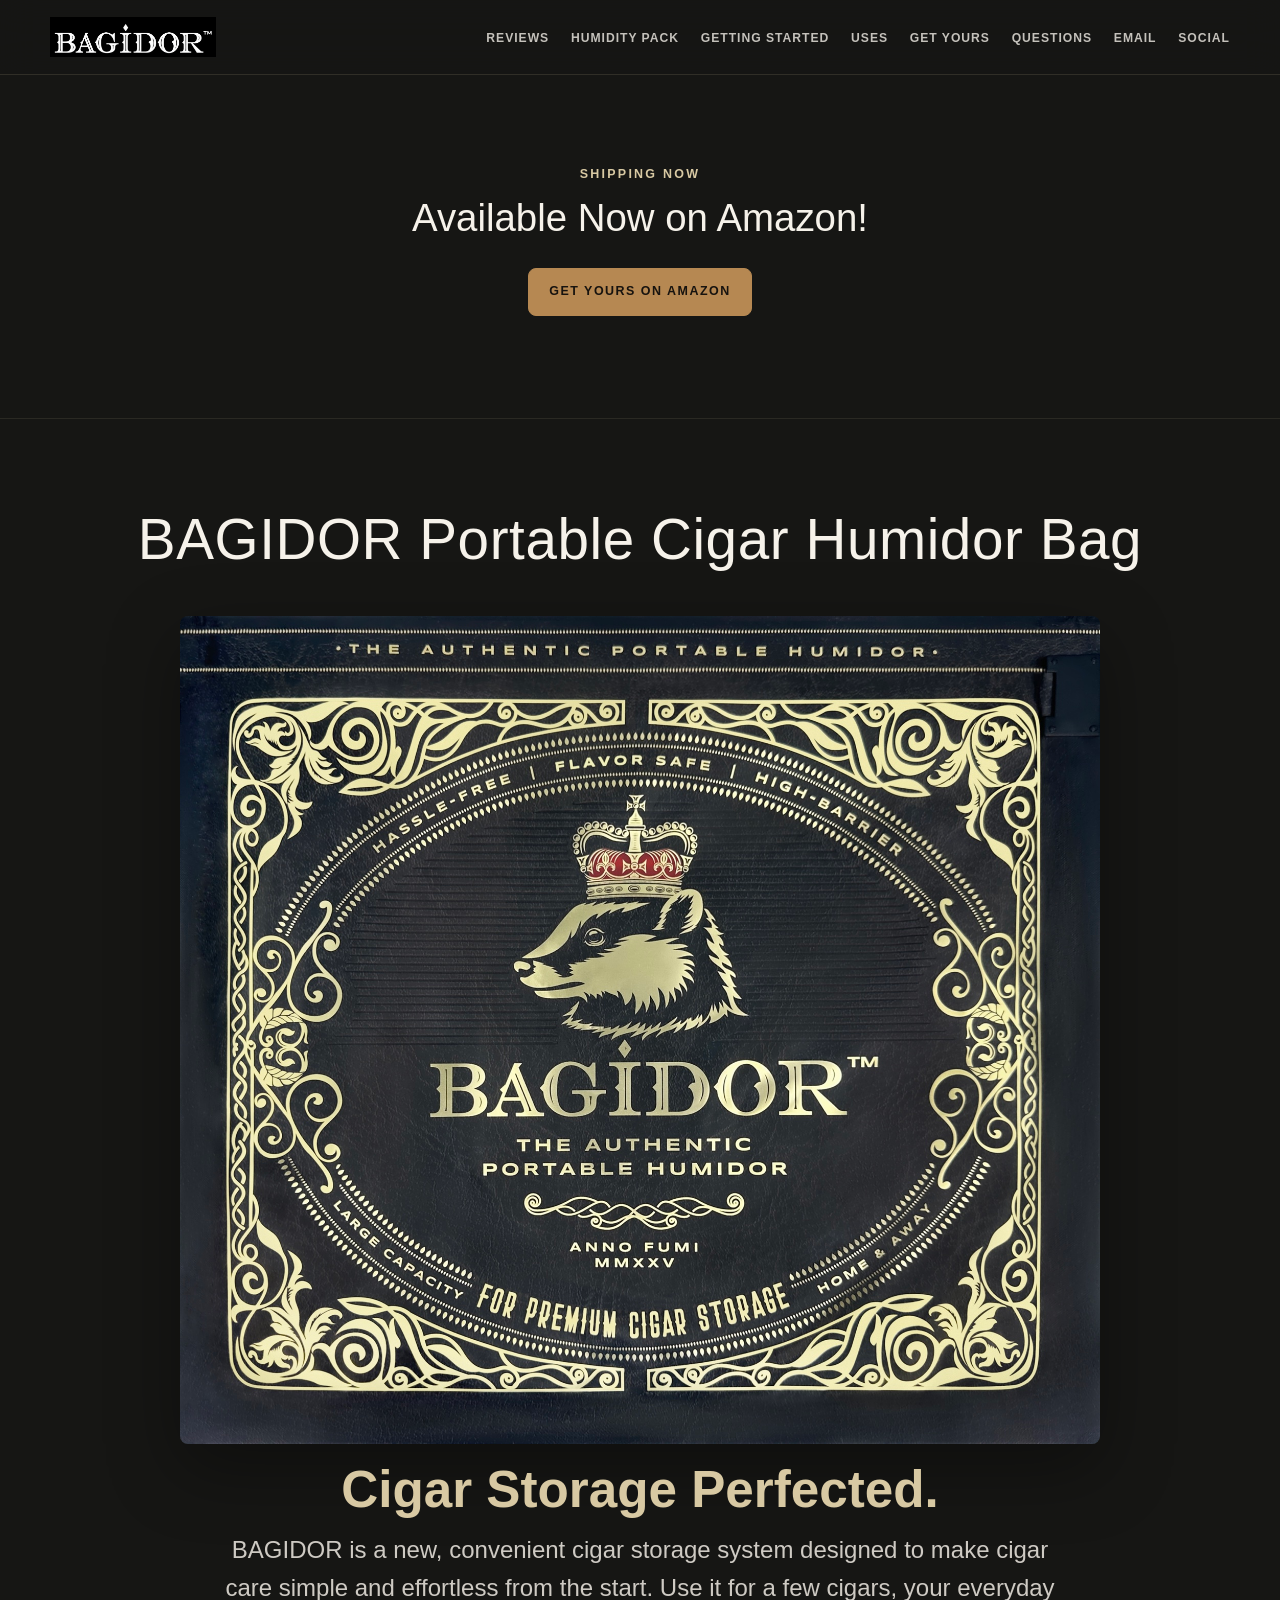
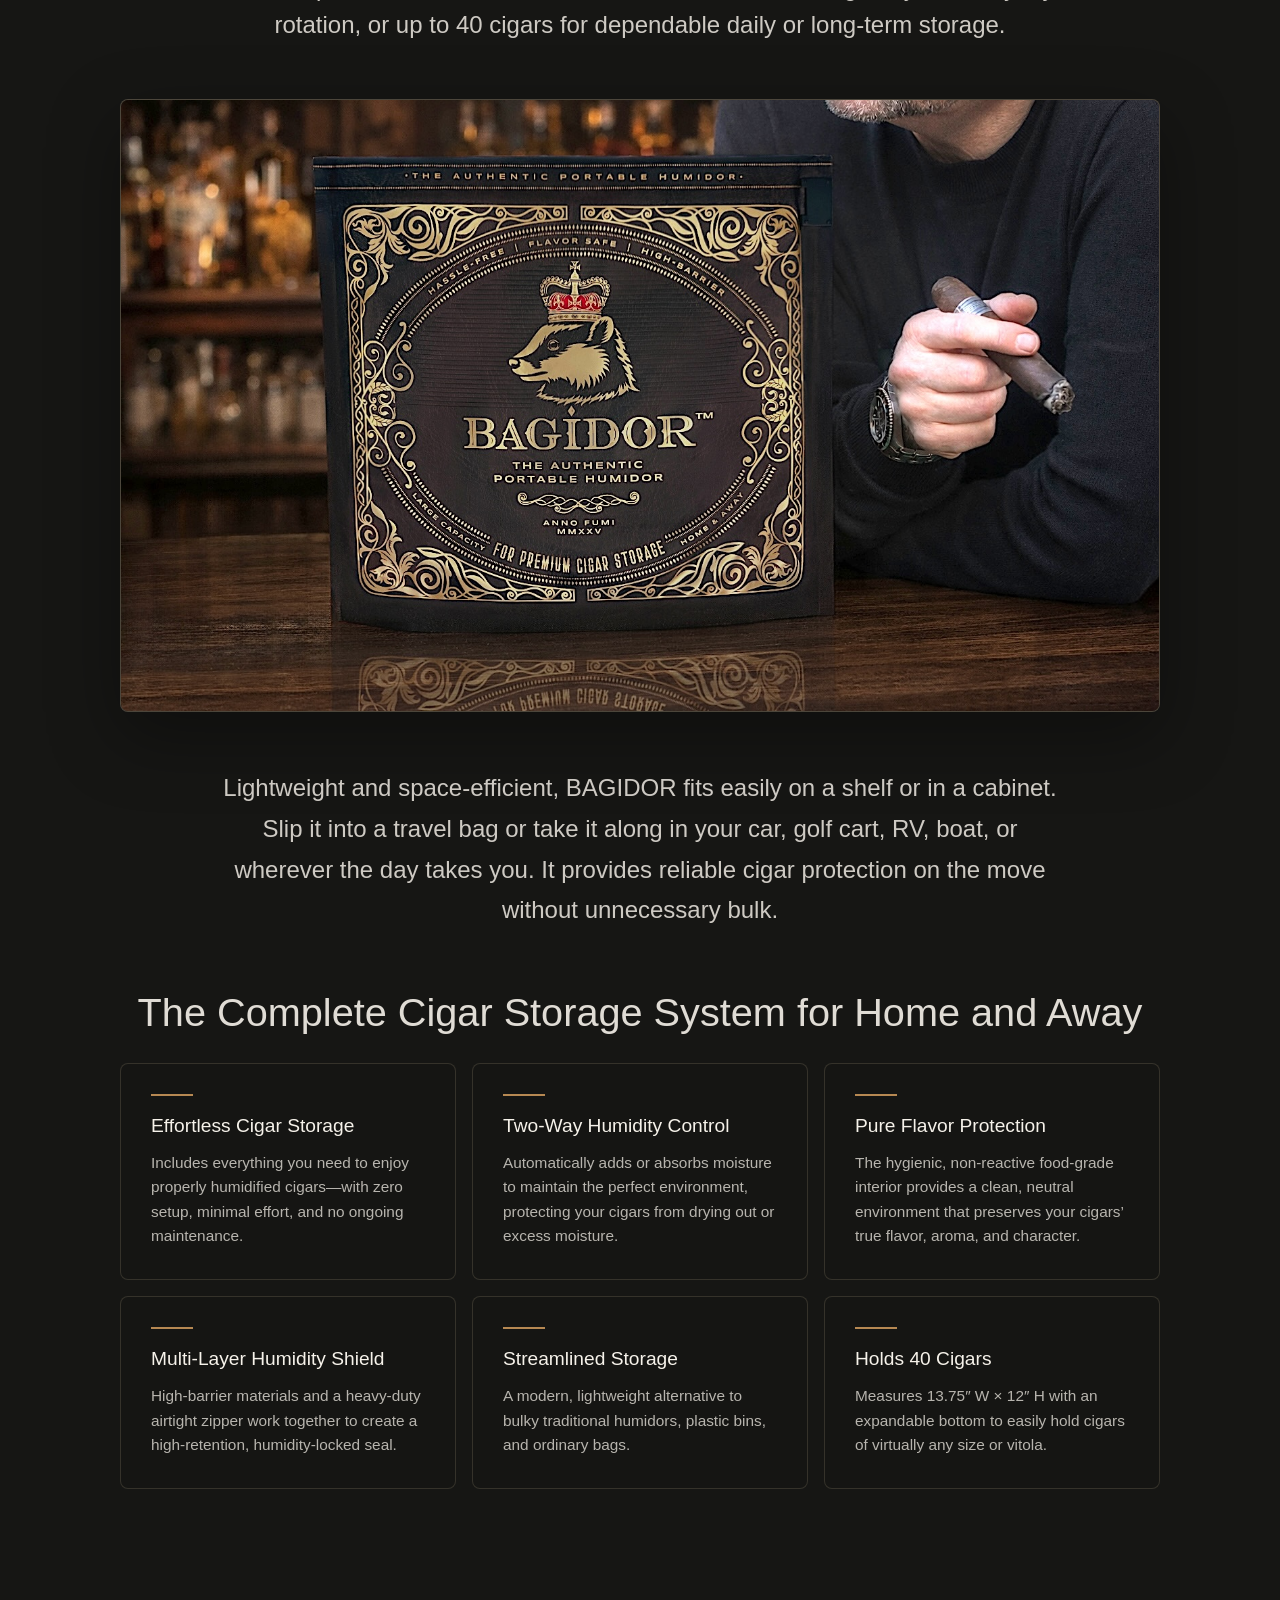
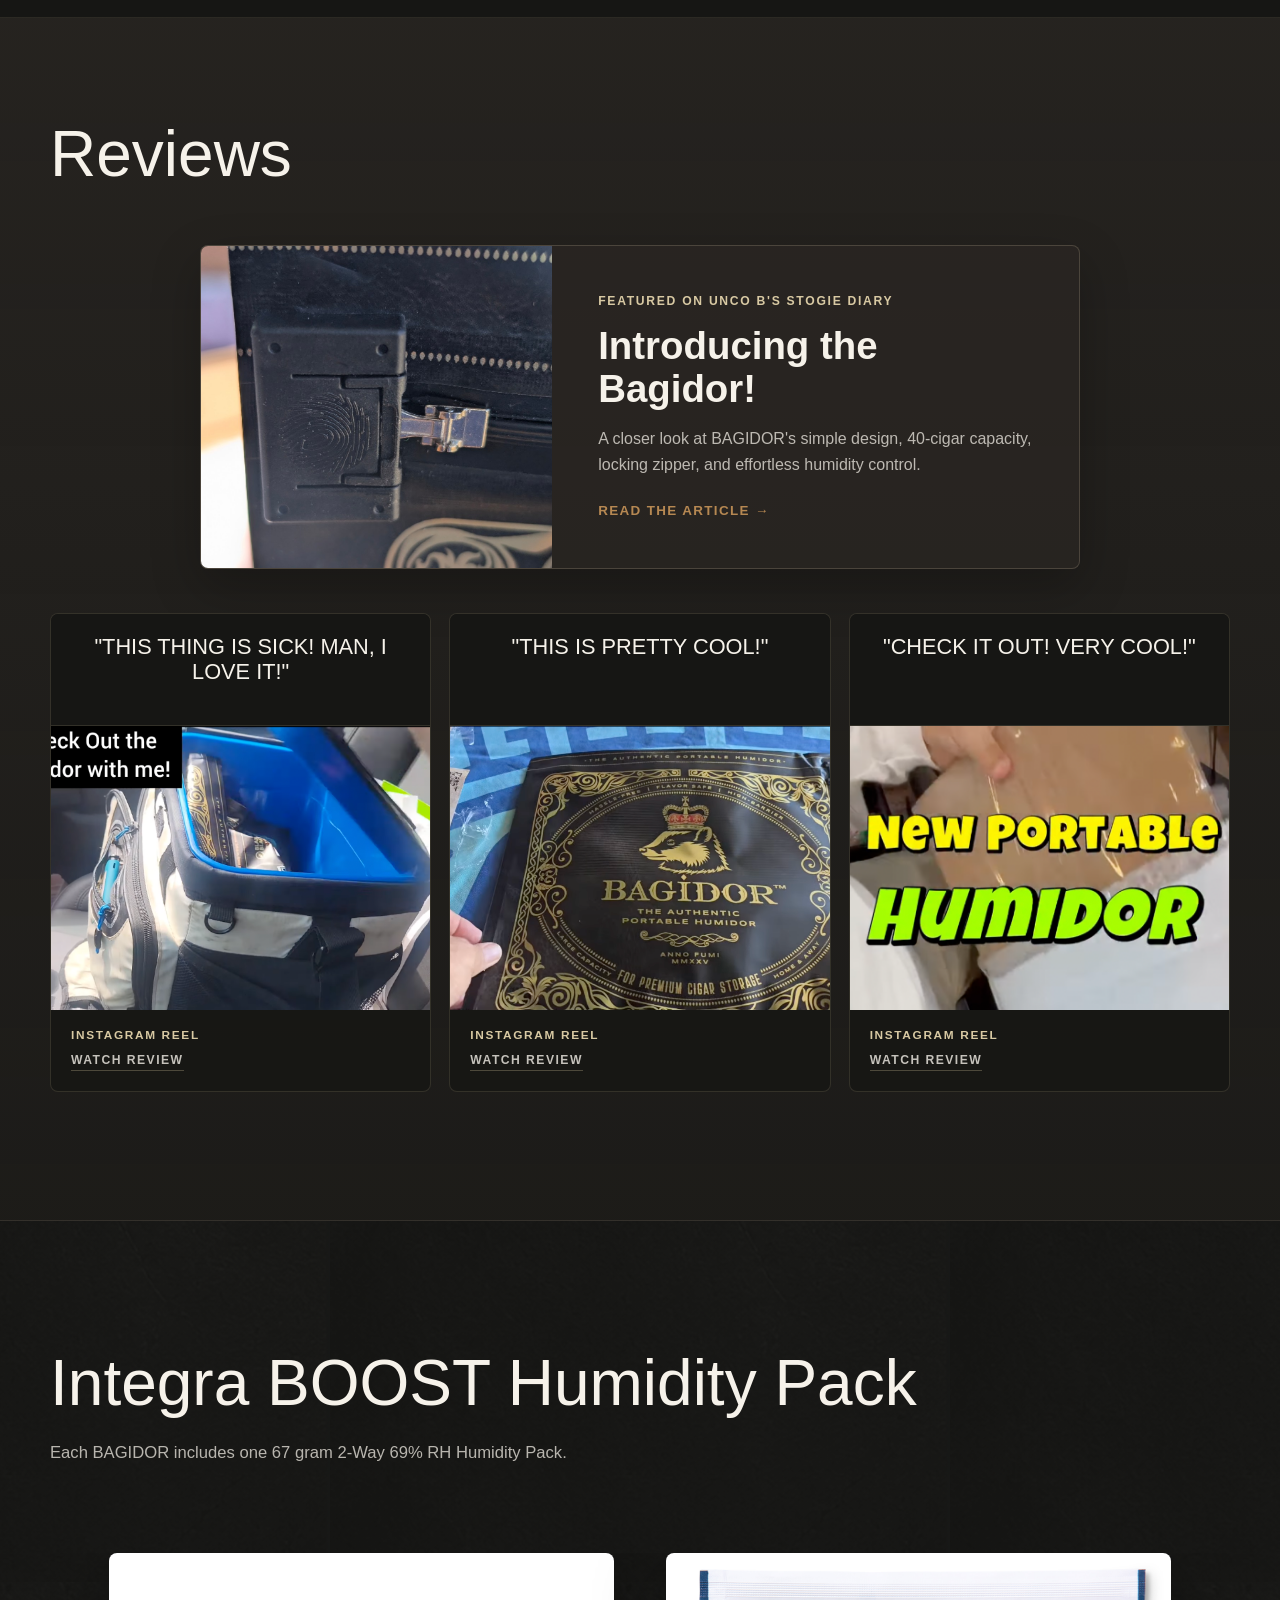
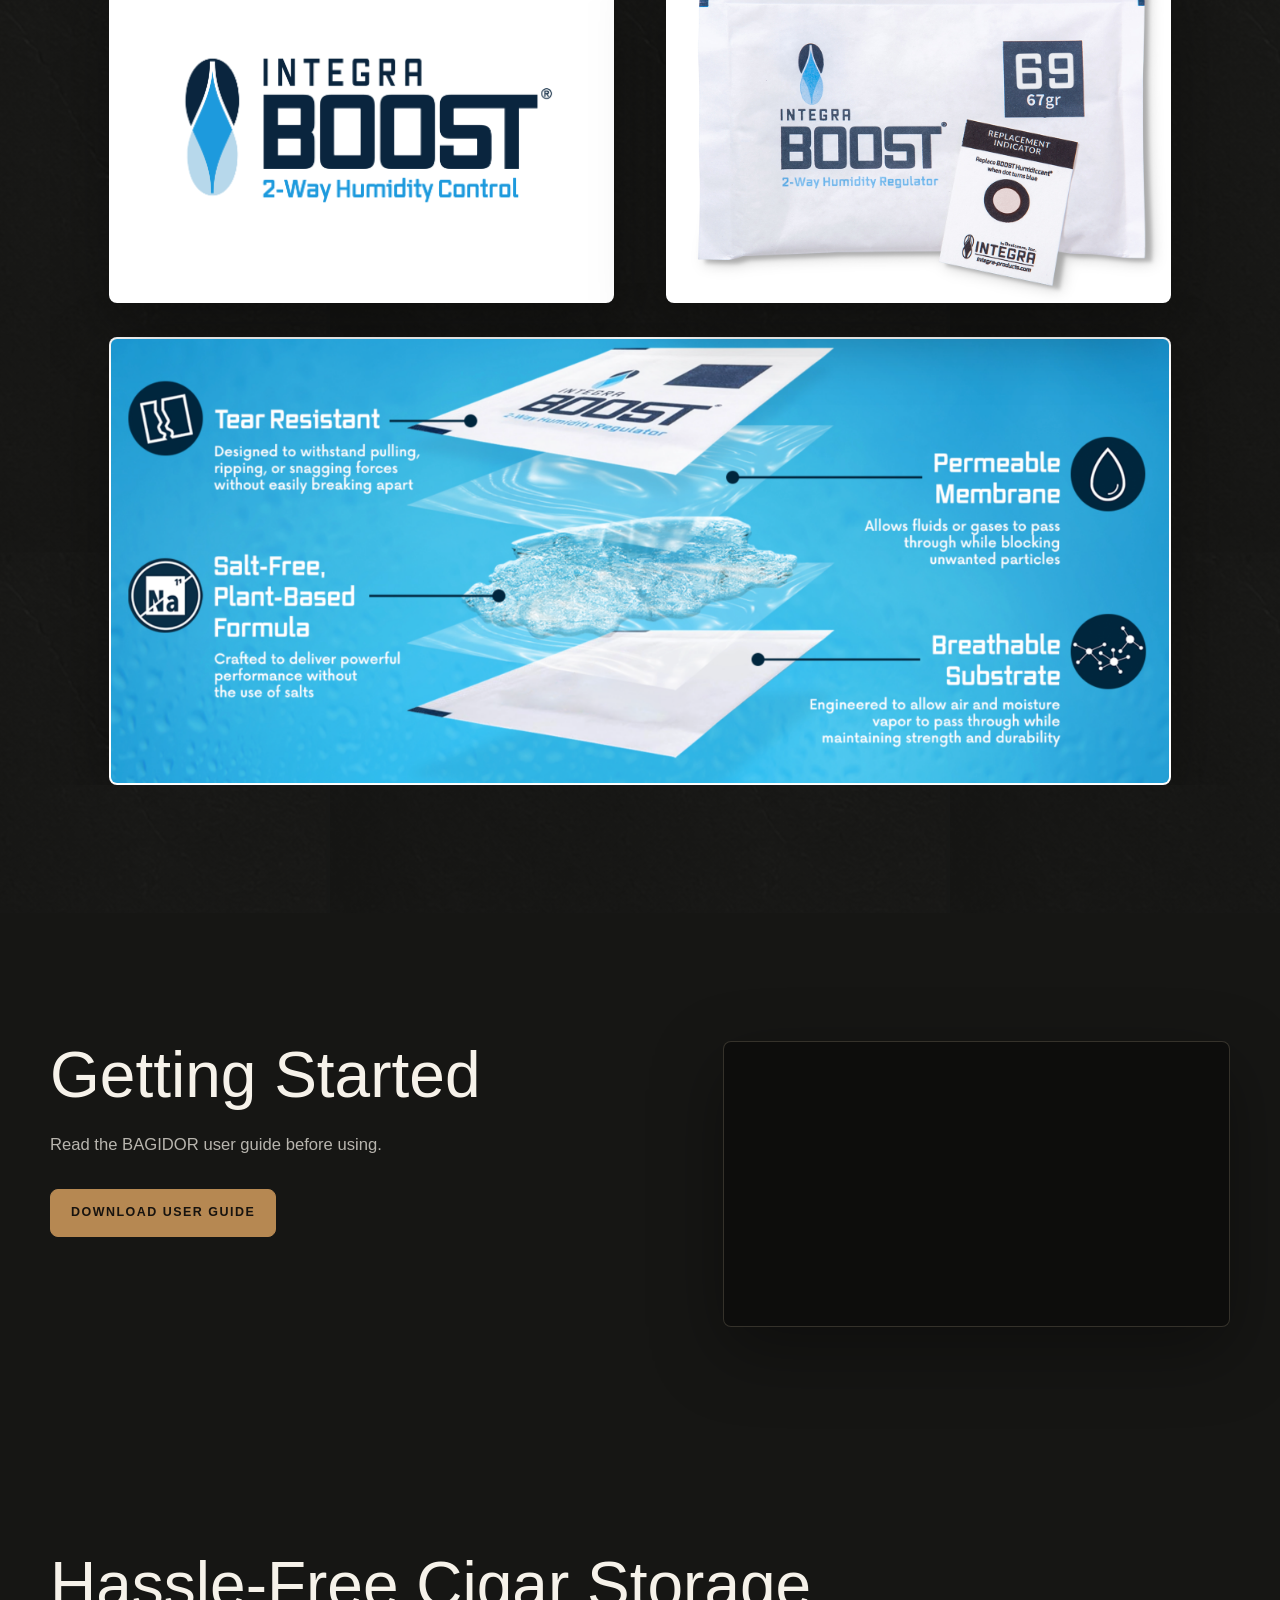
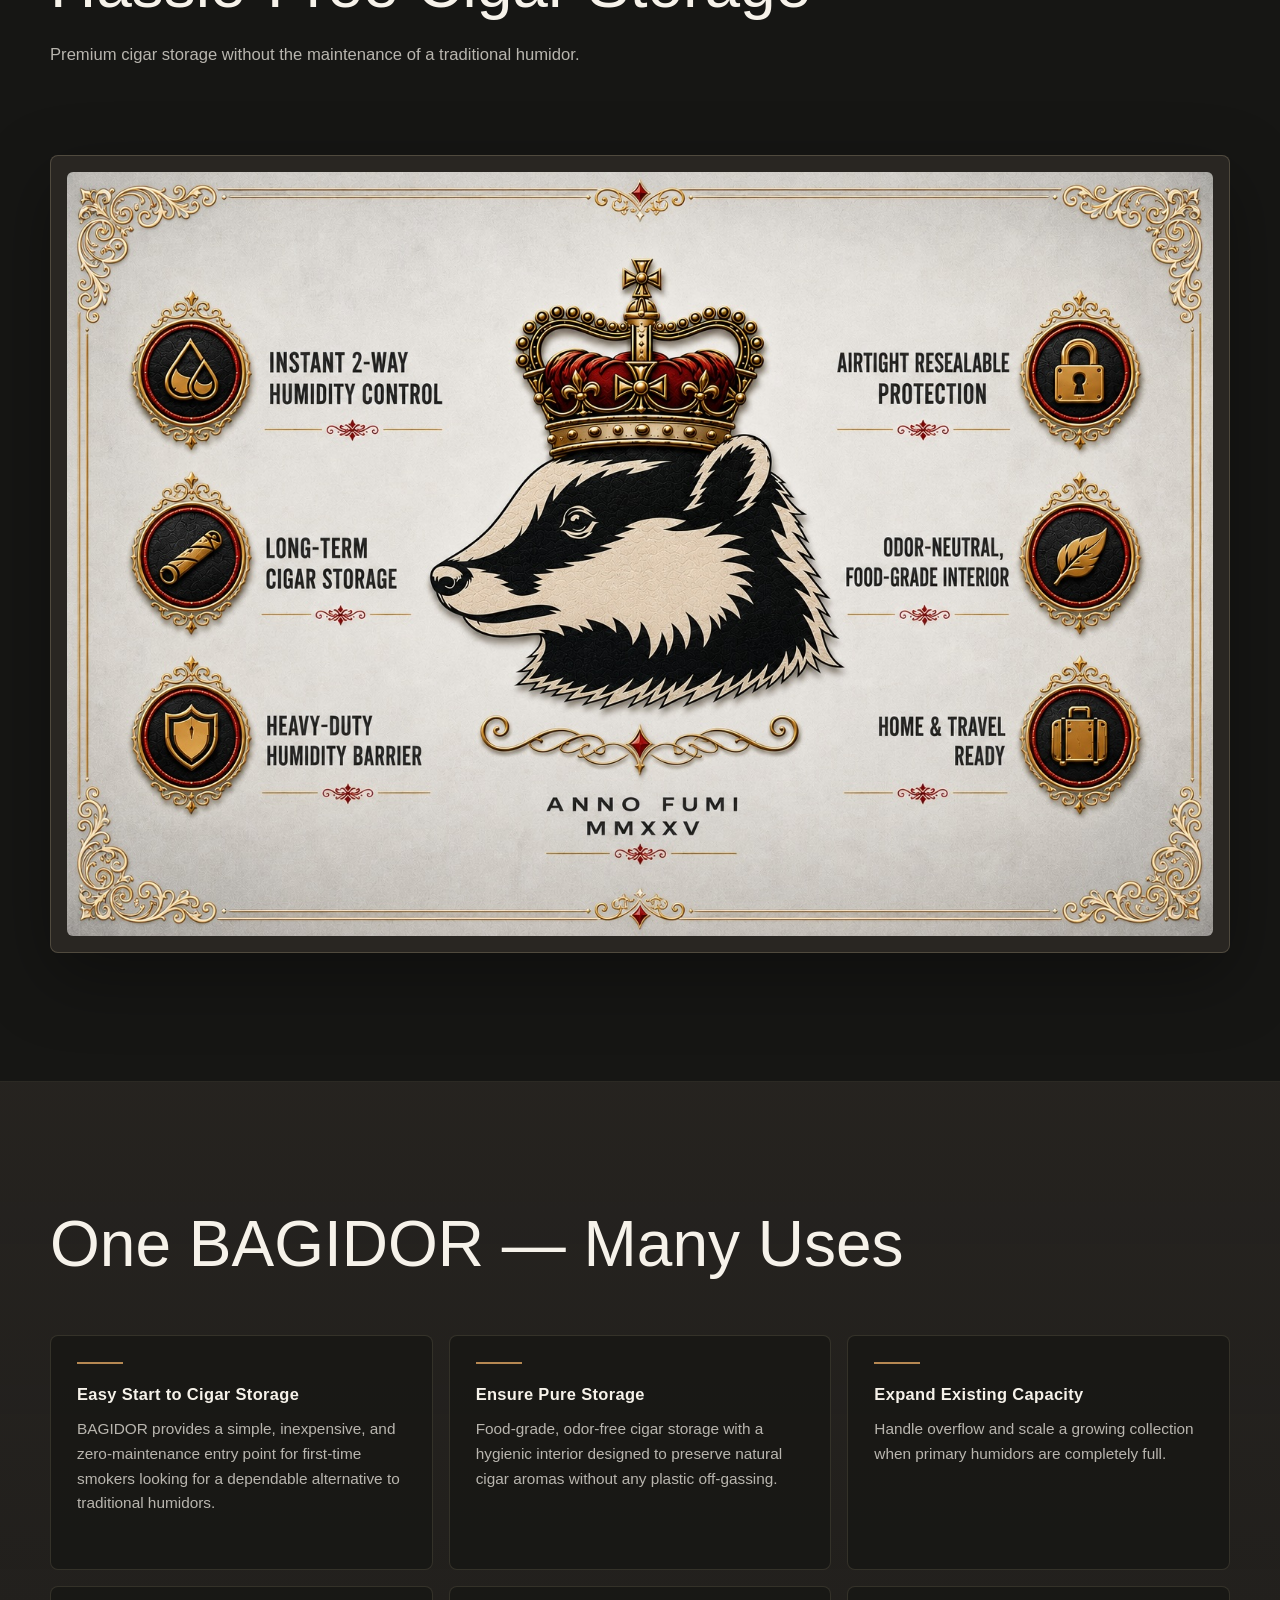
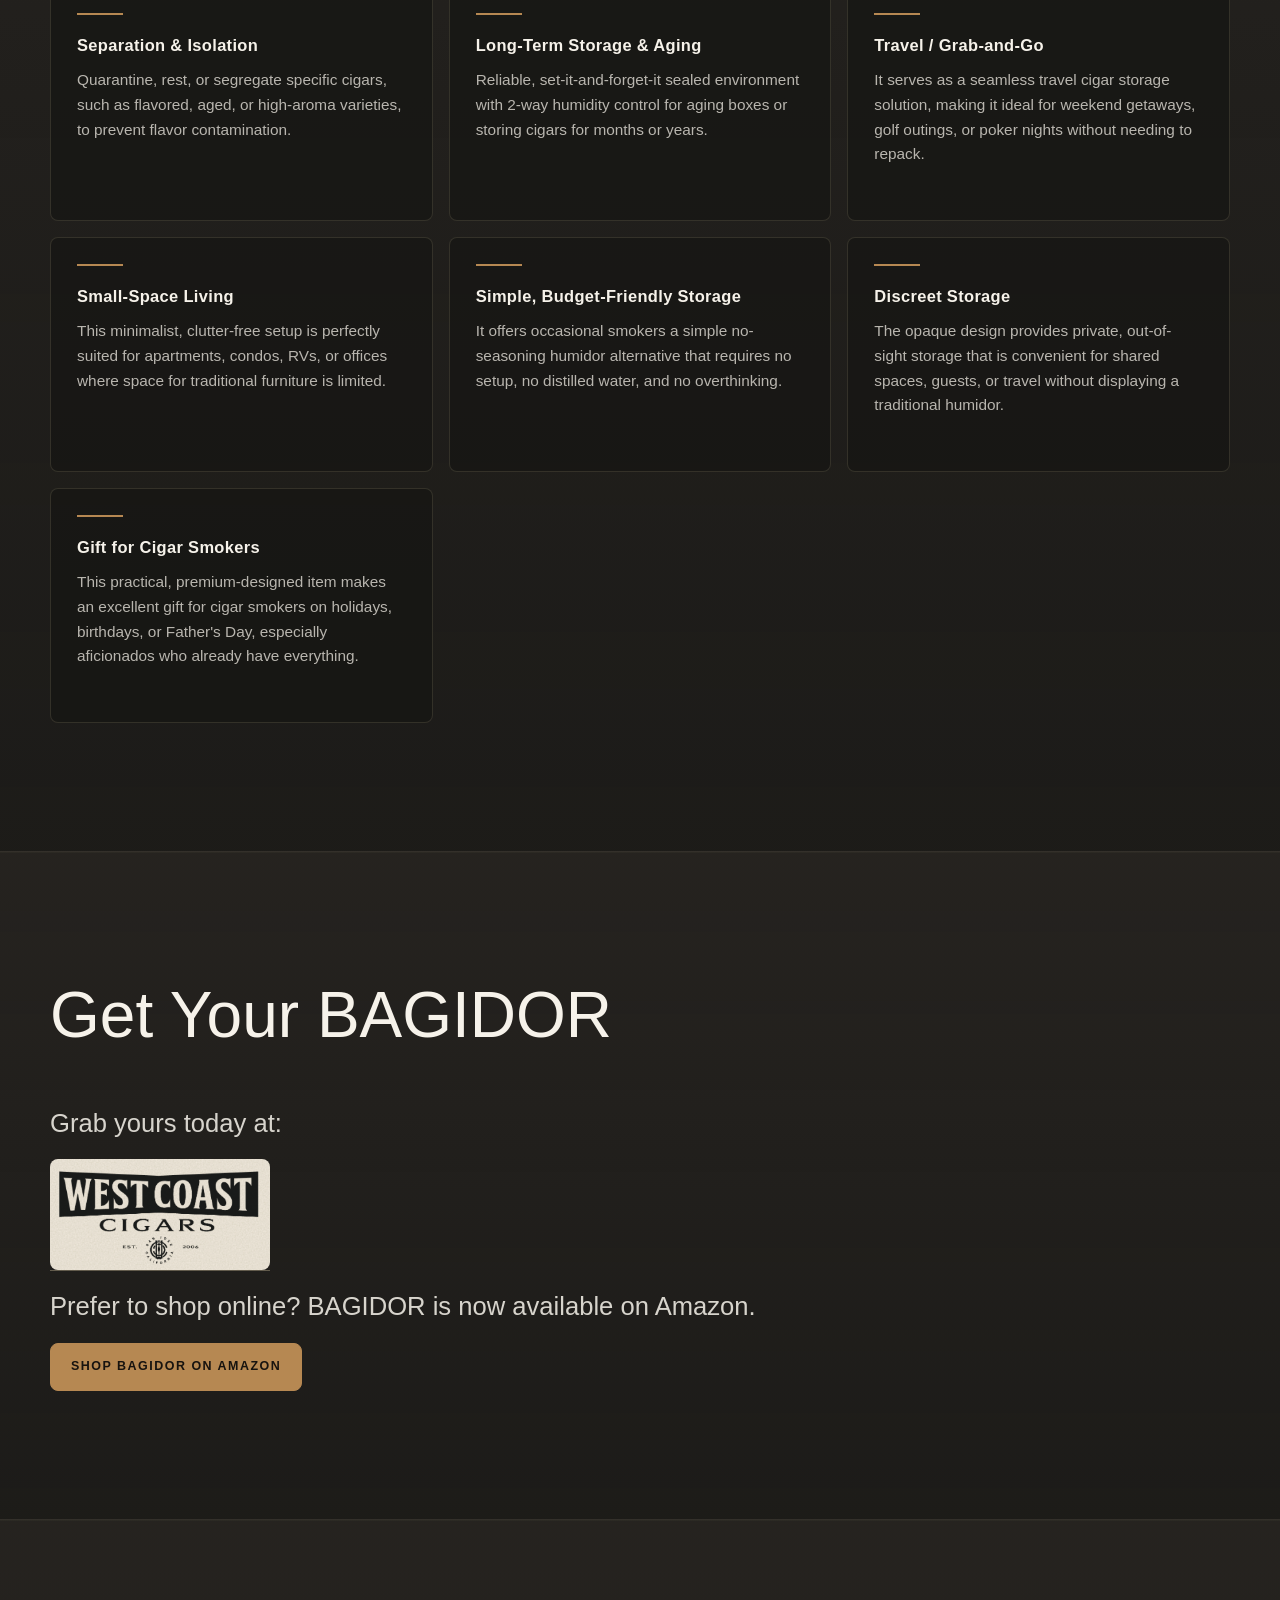
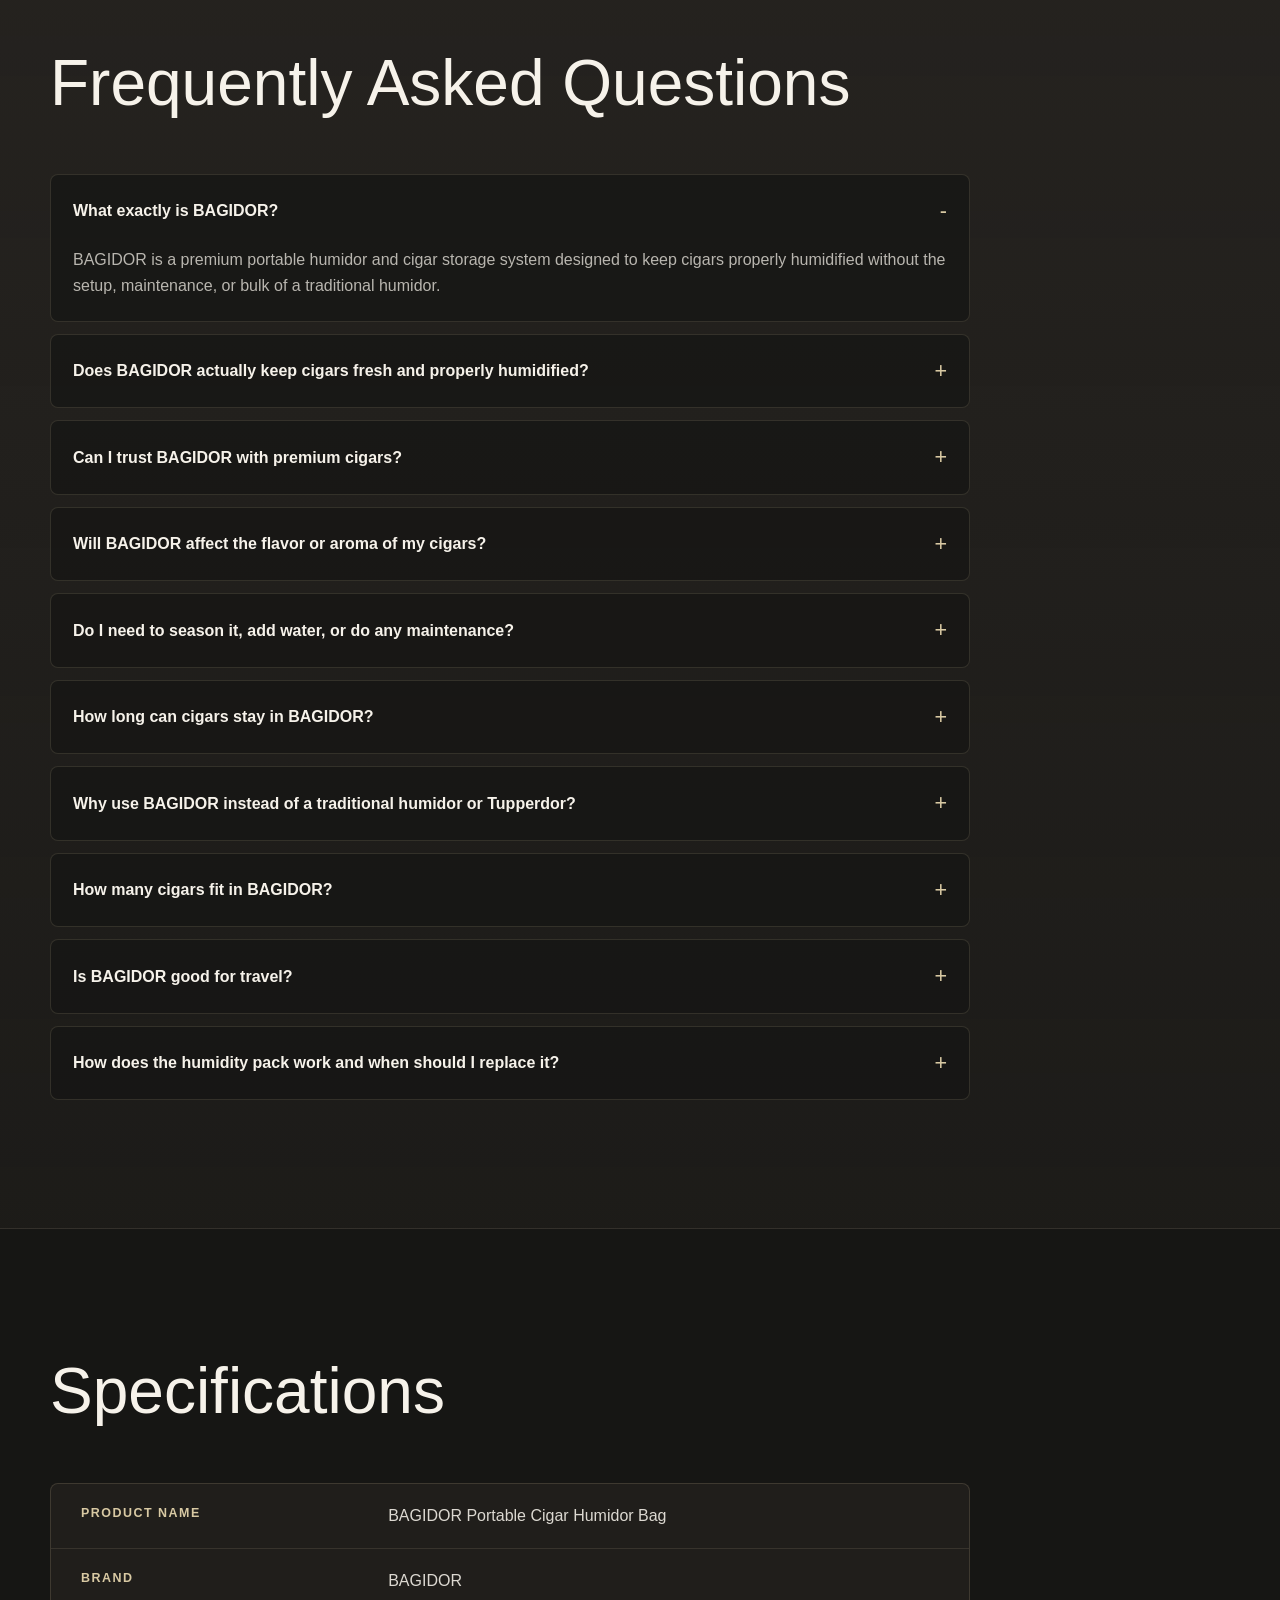
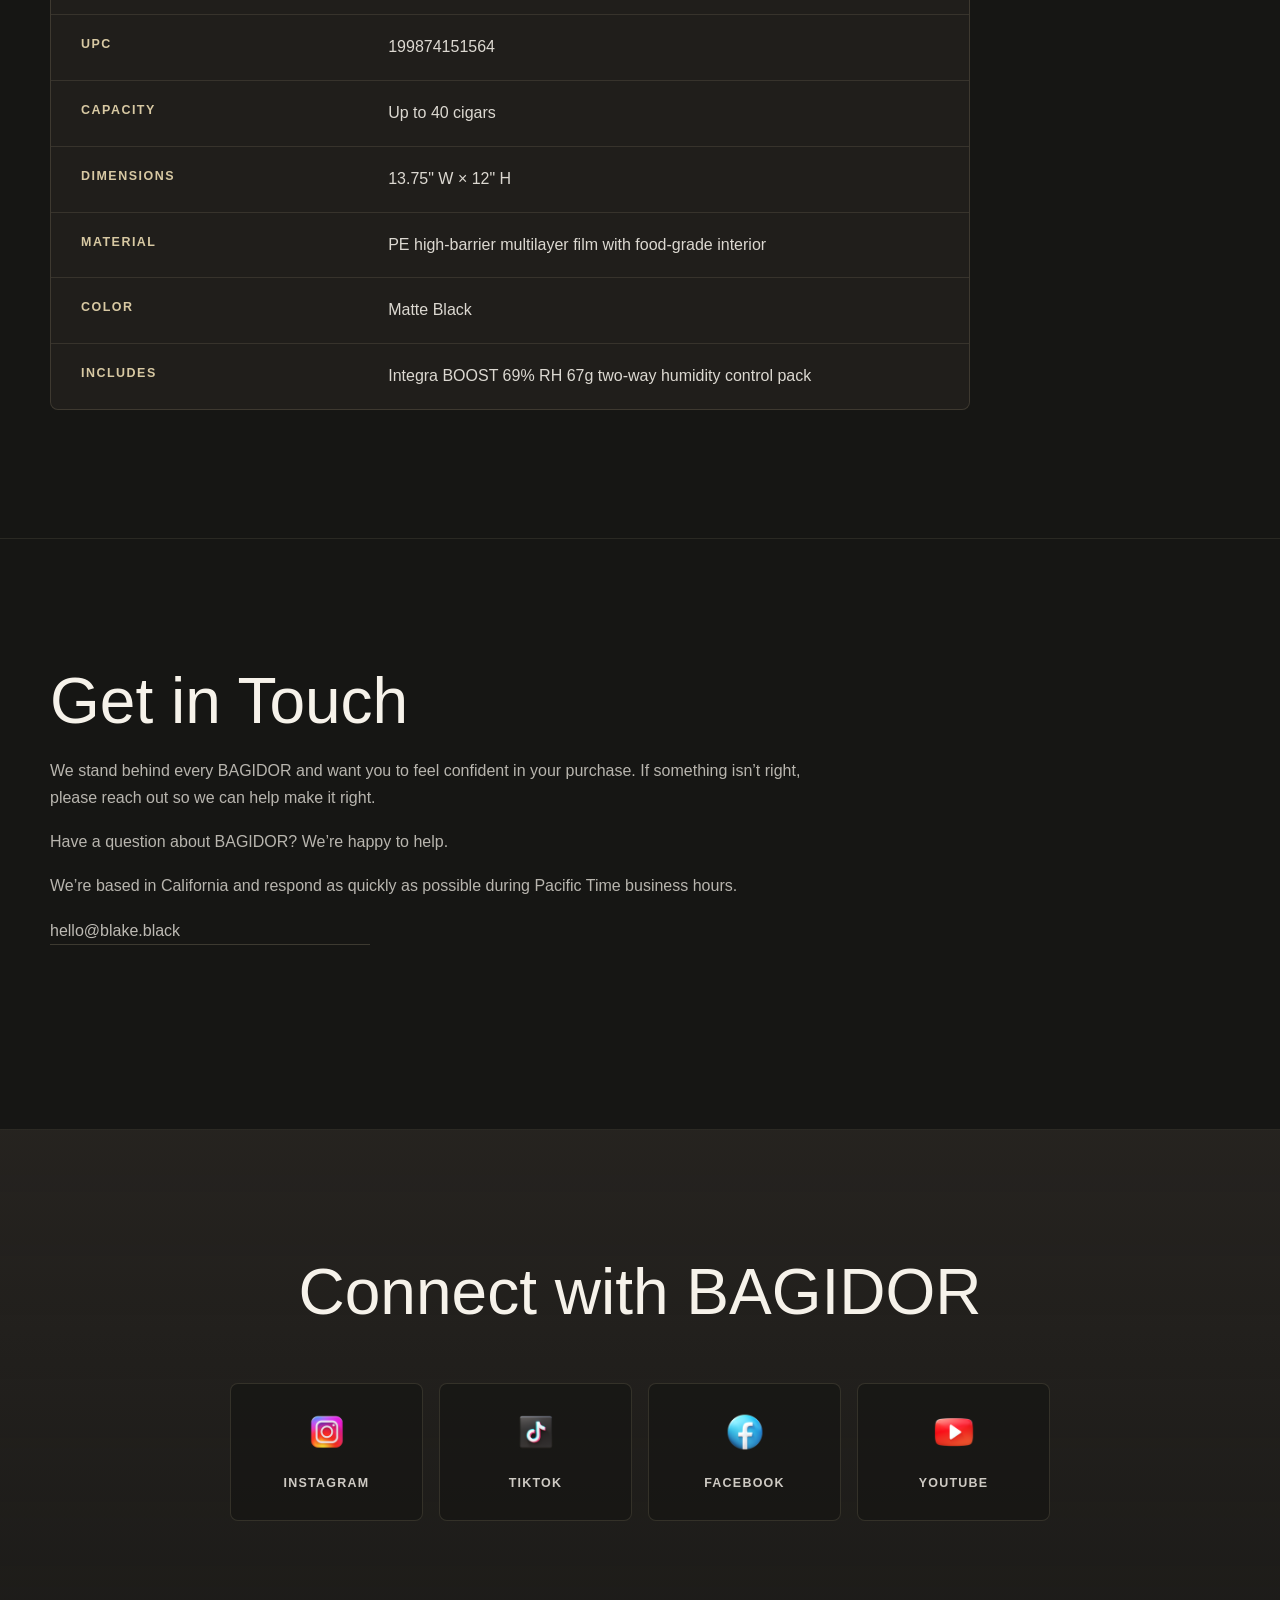
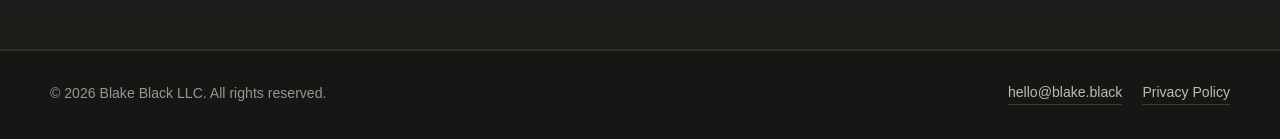
<file: index.html>
<!doctype html>
<html lang="en">
  <head>
    <meta charset="utf-8">
    <meta name="viewport" content="width=device-width, initial-scale=1">
    <title>BAGIDOR | Premium Portable Cigar Humidor Bag</title>
    <meta name="description" content="BAGIDOR is a premium portable cigar humidor bag system for low-maintenance cigar storage at home, at the lounge, or on the go.">
    <meta name="keywords" content="BAGIDOR, portable humidor, cigar humidor bag, cigar humidification bag, cigar storage system, travel humidor, cigar storage, humidor alternative, premium portable cigar humidor, portable cigar storage, travel cigar storage, low maintenance cigar storage, no seasoning humidor alternative, 2-way humidity control cigar storage, odor-free cigar storage, food-grade cigar storage, gift for cigar smokers">
    <link rel="canonical" href="https://www.blake.black/">
    <meta property="og:title" content="BAGIDOR | Premium Portable Cigar Humidor Bag">
    <meta property="og:description" content="Premium portable cigar storage for home, lounge, travel, and overflow without traditional humidor upkeep.">
    <meta property="og:type" content="website">
    <meta property="og:url" content="https://www.blake.black/">
    <meta property="og:site_name" content="BAGIDOR">
    <meta property="og:image" content="https://www.blake.black/images/bar.jpeg">
    <meta property="og:image:alt" content="BAGIDOR cigar storage lifestyle image">
    <meta name="twitter:card" content="summary_large_image">
    <meta name="twitter:title" content="BAGIDOR | Premium Portable Cigar Humidor Bag">
    <meta name="twitter:description" content="Premium portable cigar storage for home, lounge, travel, and overflow without traditional humidor upkeep.">
    <meta name="twitter:image" content="https://www.blake.black/images/bar.jpeg">
    <link rel="icon" href="favicon.ico" sizes="any">
    <link rel="icon" type="image/png" sizes="32x32" href="favicon-32x32.png">
    <link rel="icon" type="image/png" sizes="16x16" href="favicon-16x16.png">
    <link rel="apple-touch-icon" href="apple-touch-icon.png">
    <link rel="preload" href="images/bar.jpeg" as="image">
    <link rel="stylesheet" href="styles.css?v=20260822-specifications">
    <style>
      .hero-copy p {
        font-size: 18pt;
        line-height: 1.55;
      }

      .hero-travel-copy {
        width: min(calc(100% - 48px), 860px);
        margin-right: auto;
        margin-left: auto;
        justify-self: center;
        font-size: 18pt;
        text-align: center;
      }

      .amazon-section {
        padding: clamp(54px, 7vw, 92px) 0 clamp(62px, 8vw, 108px);
        border-bottom: 1px solid rgba(216, 201, 163, 0.1);
      }

      .amazon-shell {
        max-width: 1280px;
        display: grid;
        justify-items: center;
        text-align: center;
      }

      .amazon-title {
        width: 100%;
        max-width: none;
        font-size: clamp(1.8rem, 3vw, 3rem);
        white-space: nowrap;
      }

      .amazon-title + .button {
        margin-top: 30px;
      }

      @media (max-width: 600px) {
        .amazon-title {
          white-space: normal;
        }
      }
    </style>
    <!-- Google tag (gtag.js) -->
    <script async src="https://www.googletagmanager.com/gtag/js?id=G-RLLL920ESY"></script>
    <script>
      window.dataLayer = window.dataLayer || [];
      function gtag(){dataLayer.push(arguments);}
      gtag('js', new Date());

      gtag('config', 'G-RLLL920ESY');
    </script>
    <script type="text/javascript">
      (function(c,l,a,r,i,t,y){
        c[a]=c[a]||function(){(c[a].q=c[a].q||[]).push(arguments)};
        t=l.createElement(r);t.async=1;t.src="https://www.clarity.ms/tag/"+i;
        y=l.getElementsByTagName(r)[0];y.parentNode.insertBefore(t,y);
      })(window, document, "clarity", "script", "x35h7xdm1o");
    </script>
    <script type="application/ld+json">
      {
        "@context": "https://schema.org",
        "@graph": [
          {
            "@type": "Organization",
            "@id": "https://blake.black/#organization",
            "name": "Blake Black LLC",
            "url": "https://blake.black/",
            "email": "hello@blake.black",
            "brand": {
              "@id": "https://blake.black/#brand"
            },
            "sameAs": [
              "https://www.instagram.com/bagidorhumidor",
              "https://www.tiktok.com/@bagidorhumidor",
              "https://www.facebook.com/profile.php?id=61590431908635",
              "https://www.youtube.com/@bagidorhumidor"
            ]
          },
          {
            "@type": "Brand",
            "@id": "https://blake.black/#brand",
            "name": "BAGIDOR",
            "url": "https://blake.black/"
          },
          {
            "@type": "WebSite",
            "@id": "https://blake.black/#website",
            "name": "BAGIDOR",
            "url": "https://blake.black/",
            "publisher": {
              "@id": "https://blake.black/#organization"
            }
          },
          {
            "@type": "Product",
            "@id": "https://blake.black/#product",
            "name": "BAGIDOR Portable Cigar Humidor Bag",
            "url": "https://blake.black/",
            "image": "https://blake.black/images/bagidor-front.jpeg",
            "description": "BAGIDOR is a portable cigar humidor bag designed for humidity-controlled cigar storage at home or while traveling. It features a PE high-barrier multilayer film with a food-grade interior, holds up to 40 cigars, and includes an Integra BOOST 69% RH 67g two-way humidity control pack.",
            "brand": {
              "@type": "Brand",
              "name": "BAGIDOR"
            },
            "gtin12": "199874151564",
            "category": "Portable Cigar Humidor",
            "color": "Matte Black",
            "material": "PE high-barrier multilayer film with food-grade interior",
            "width": {
              "@type": "QuantitativeValue",
              "value": 13.75,
              "unitCode": "INH"
            },
            "height": {
              "@type": "QuantitativeValue",
              "value": 12,
              "unitCode": "INH"
            },
            "additionalProperty": [
              {
                "@type": "PropertyValue",
                "name": "Capacity",
                "value": "Up to 40 cigars"
              },
              {
                "@type": "PropertyValue",
                "name": "Included Humidity Control",
                "value": "Integra BOOST 69% RH 67g two-way humidity control pack"
              }
            ]
          }
        ]
      }
    </script>
  </head>
  <body>
    <a class="skip-link" href="#main">Skip to content</a>

    <header class="site-header" data-header>
      <nav class="nav-shell" aria-label="Primary navigation">
        <a class="brand-mark" href="#meet" aria-label="BAGIDOR home">
          <img src="images/bagidor-header-logo.png" alt="BAGIDOR" width="2640" height="628">
        </a>
        <button class="nav-toggle" type="button" aria-expanded="false" aria-controls="primary-nav" data-nav-toggle>
          <span class="nav-toggle-line"></span>
          <span class="nav-toggle-line"></span>
          <span class="nav-toggle-line"></span>
          <span class="sr-only">Toggle navigation</span>
        </button>
        <ul class="primary-nav" id="primary-nav" data-primary-nav>
          <li><a href="#reviews">Reviews</a></li>
          <li><a href="#boost">Humidity Pack</a></li>
          <li><a href="#getting-started">Getting Started</a></li>
          <li><a href="#uses">Uses</a></li>
          <li><a href="#get-your-bagidor">Get Yours</a></li>
          <li><a href="#faqs">Questions</a></li>
          <li><a href="#contact">Email</a></li>
          <li><a href="#join-us">Social</a></li>
        </ul>
      </nav>
    </header>

    <main id="main">
      <section class="section amazon-section" id="amazon" aria-labelledby="amazon-heading">
        <div class="container amazon-shell">
          <p class="eyebrow">Shipping Now</p>
          <h2 class="amazon-title" id="amazon-heading">Available Now on Amazon!</h2>
          <a class="button button-primary" href="https://www.amazon.com/dp/B0GQLH9BKF?maas=maas_adg_CD249435C76C7A23011C7A3F25369395_afap_abs&amp;ref_=aa_maas&amp;tag=maas" target="_blank" rel="noopener">Get Yours on Amazon</a>
        </div>
      </section>

      <section class="hero section" id="meet" aria-labelledby="hero-title">
        <div class="container hero-shell">
          <div class="hero-intro">
            <h1 class="hero-title" id="hero-title">BAGIDOR Portable Cigar Humidor Bag</h1>
            <figure class="hero-product-image">
              <img src="images/bagidor-front.jpeg" alt="Front view of the BAGIDOR portable cigar humidor bag" width="1800" height="1620" loading="lazy">
            </figure>
            <div class="hero-copy">
              <strong class="hero-copy-highlight">Cigar Storage Perfected.</strong>
              <p>BAGIDOR is a new, convenient cigar storage system designed to make cigar care simple and effortless from the start. Use it for a few cigars, your everyday rotation, or up to 40 cigars for dependable daily or long-term storage.</p>
            </div>
          </div>
          <figure class="hero-media">
            <img src="images/bar.jpeg" alt="BAGIDOR cigar storage lifestyle image" width="1536" height="904" fetchpriority="high" decoding="async">
          </figure>
          <p class="hero-travel-copy">Lightweight and space-efficient, BAGIDOR fits easily on a shelf or in a cabinet. Slip it into a travel bag or take it along in your car, golf cart, RV, boat, or wherever the day takes you. It provides reliable cigar protection on the move without unnecessary bulk.</p>
          <p class="hero-product-line">The Complete Cigar Storage System for Home and Away</p>
          <div class="meet-benefits-grid" aria-label="BAGIDOR storage benefits">
            <article class="meet-benefit-card">
              <h2>Effortless Cigar Storage</h2>
              <p>Includes everything you need to enjoy properly humidified cigars—with zero setup, minimal effort, and no ongoing maintenance.</p>
            </article>
            <article class="meet-benefit-card">
              <h2>Two-Way Humidity Control</h2>
              <p>Automatically adds or absorbs moisture to maintain the perfect environment, protecting your cigars from drying out or excess moisture.</p>
            </article>
            <article class="meet-benefit-card">
              <h2>Pure Flavor Protection</h2>
              <p>The hygienic, non-reactive food-grade interior provides a clean, neutral environment that preserves your cigars’ true flavor, aroma, and character.</p>
            </article>
            <article class="meet-benefit-card">
              <h2>Multi-Layer Humidity Shield</h2>
              <p>High-barrier materials and a heavy-duty airtight zipper work together to create a high-retention, humidity-locked seal.</p>
            </article>
            <article class="meet-benefit-card">
              <h2>Streamlined Storage</h2>
              <p>A modern, lightweight alternative to bulky traditional humidors, plastic bins, and ordinary bags.</p>
            </article>
            <article class="meet-benefit-card">
              <h2>Holds 40 Cigars</h2>
              <p>Measures 13.75″ W × 12″ H with an expandable bottom to easily hold cigars of virtually any size or vitola.</p>
            </article>
          </div>
        </div>
      </section>

      <section class="section muted-section reviews-section" id="reviews" aria-labelledby="reviews-heading">
        <div class="container">
          <div class="section-heading narrow">
            <h1 class="matched-section-heading" id="reviews-heading">Reviews</h1>
          </div>

          <a class="article-preview review-feature" href="https://stogiephile.blog/2026/08/15/introducing-the-bagidor/" target="_blank" rel="noopener" aria-label="Read Introducing the Bagidor on Unco B's Stogie Diary">
            <span class="article-preview-media">
              <img src="images/stogiephile-bagidor-preview.jpg" alt="BAGIDOR featured by Unco B's Stogie Diary" width="1200" height="903" loading="lazy">
            </span>
            <span class="article-preview-body">
              <span class="article-preview-kicker">Featured on Unco B's Stogie Diary</span>
              <span class="article-preview-title">Introducing the Bagidor!</span>
              <span class="article-preview-copy">A closer look at BAGIDOR's simple design, 40-cigar capacity, locking zipper, and effortless humidity control.</span>
              <span class="article-preview-link">Read the article <span aria-hidden="true">&rarr;</span></span>
            </span>
          </a>

          <div class="reviews-grid">
            <a class="review-card" href="https://www.instagram.com/reels/Da7-MmTubGi/" target="_blank" rel="noopener" aria-label="Watch BAGIDOR review reel on Instagram">
              <span class="review-quote">"THIS THING IS SICK! MAN, I LOVE IT!"</span>
              <img class="review-image review-image-1" src="images/review-1.png" alt="BAGIDOR review thumbnail with the text Check Out the Bagidor with me" width="1469" height="849" loading="lazy">
              <span class="review-card-body">
                <span class="review-card-kicker">Instagram Reel</span>
                <span class="review-card-link">Watch Review</span>
              </span>
            </a>
            <a class="review-card" href="https://www.instagram.com/reels/DaQW_KUueM3/" target="_blank" rel="noopener" aria-label="Watch BAGIDOR review reel on Instagram">
              <span class="review-quote">"THIS IS PRETTY COOL!"</span>
              <img class="review-image review-image-2" src="images/review-2.png" alt="BAGIDOR portable humidor bag review thumbnail" width="856" height="485" loading="lazy">
              <span class="review-card-body">
                <span class="review-card-kicker">Instagram Reel</span>
                <span class="review-card-link">Watch Review</span>
              </span>
            </a>
            <a class="review-card" href="https://www.instagram.com/p/DaA79lVtZkl/" target="_blank" rel="noopener" aria-label="Open BAGIDOR review post on Instagram">
              <span class="review-quote">"CHECK IT OUT! VERY COOL!"</span>
              <img class="review-image review-image-3" src="images/review-3.png" alt="BAGIDOR review thumbnail with the text New Portable Humidor" width="827" height="1202" loading="lazy">
              <span class="review-card-body">
                <span class="review-card-kicker">Instagram Reel</span>
                <span class="review-card-link">Watch Review</span>
              </span>
            </a>
          </div>
        </div>
      </section>

      <section class="section boost-section" id="boost" aria-labelledby="boost-heading">
        <div class="container">
          <div class="section-heading">
            <h2 class="matched-section-heading" id="boost-heading">Integra BOOST Humidity Pack</h2>
            <p class="section-copy">Each BAGIDOR includes one 67 gram 2-Way 69% RH Humidity Pack.</p>
          </div>

          <div class="boost-showcase">
            <div class="boost-product-row">
              <div class="boost-image-frame boost-logo-frame">
                <img class="boost-logo" src="images/integra-boost-logo.png" alt="Integra BOOST 2-Way Humidity Control" width="3777" height="2027" loading="lazy">
              </div>
              <div class="boost-image-frame boost-pack-frame">
                <img class="boost-pack" src="images/boost-69rh-67gm-indicator.jpg" alt="Integra BOOST 69% RH 67 gram humidity pack with replacement indicator" width="1800" height="1200" loading="lazy">
              </div>
            </div>
            <img class="boost-features" src="images/boost-features.png" alt="Integra BOOST construction featuring a tear-resistant shell, permeable membrane, salt-free plant-based formula, and breathable substrate" width="2632" height="1112" loading="lazy">
          </div>
        </div>
      </section>

      <section class="section" id="getting-started" aria-labelledby="getting-started-heading">
        <div class="container getting-started-layout">
          <div class="section-heading">
            <h2 class="matched-section-heading" id="getting-started-heading">Getting Started</h2>
            <p class="section-copy">Read the BAGIDOR user guide before using.</p>
            <a class="button button-primary" href="images/bagidor-quick-start-guide.pdf" target="_blank" rel="noopener">Download User Guide</a>
          </div>
          <div class="video-frame" aria-label="BAGIDOR setup video">
            <iframe
              src="https://www.youtube.com/embed/BsYoQHV2OQ8"
              title="BAGIDOR setup video"
              loading="lazy"
              allow="accelerometer; autoplay; clipboard-write; encrypted-media; gyroscope; picture-in-picture; web-share"
              allowfullscreen>
            </iframe>
          </div>
        </div>
      </section>

      <section class="section compact-section" id="why" aria-labelledby="why-heading">
        <div class="container">
          <div class="section-heading">
            <h2 class="matched-section-heading" id="why-heading">Hassle-Free Cigar Storage</h2>
            <p class="section-copy">Premium cigar storage without the maintenance of a traditional humidor.</p>
          </div>
          <figure class="benefits-frame">
            <img src="images/benefits.jpg" alt="Benefits of using BAGIDOR portable cigar humidor system with 2-way humidity control" width="1536" height="1024" loading="lazy">
          </figure>
        </div>
      </section>

      <section class="section muted-section" id="uses" aria-labelledby="uses-heading">
        <div class="container">
          <div class="section-heading narrow">
            <h2 class="matched-section-heading" id="uses-heading">One BAGIDOR — Many Uses</h2>
          </div>

          <div class="uses-grid">
            <article class="use-card">
              <h3>Easy Start to Cigar Storage</h3>
              <p>BAGIDOR provides a simple, inexpensive, and zero-maintenance entry point for first-time smokers looking for a dependable alternative to traditional humidors.</p>
            </article>
            <article class="use-card">
              <h3>Ensure Pure Storage</h3>
              <p>Food-grade, odor-free cigar storage with a hygienic interior designed to preserve natural cigar aromas without any plastic off-gassing.</p>
            </article>
            <article class="use-card">
              <h3>Expand Existing Capacity</h3>
              <p>Handle overflow and scale a growing collection when primary humidors are completely full.</p>
            </article>
            <article class="use-card">
              <h3>Separation &amp; Isolation</h3>
              <p>Quarantine, rest, or segregate specific cigars, such as flavored, aged, or high-aroma varieties, to prevent flavor contamination.</p>
            </article>
            <article class="use-card">
              <h3>Long-Term Storage &amp; Aging</h3>
              <p>Reliable, set-it-and-forget-it sealed environment with 2-way humidity control for aging boxes or storing cigars for months or years.</p>
            </article>
            <article class="use-card">
              <h3>Travel / Grab-and-Go</h3>
              <p>It serves as a seamless travel cigar storage solution, making it ideal for weekend getaways, golf outings, or poker nights without needing to repack.</p>
            </article>
            <article class="use-card">
              <h3>Small-Space Living</h3>
              <p>This minimalist, clutter-free setup is perfectly suited for apartments, condos, RVs, or offices where space for traditional furniture is limited.</p>
            </article>
            <article class="use-card">
              <h3>Simple, Budget-Friendly Storage</h3>
              <p>It offers occasional smokers a simple no-seasoning humidor alternative that requires no setup, no distilled water, and no overthinking.</p>
            </article>
            <article class="use-card">
              <h3>Discreet Storage</h3>
              <p>The opaque design provides private, out-of-sight storage that is convenient for shared spaces, guests, or travel without displaying a traditional humidor.</p>
            </article>
            <article class="use-card">
              <h3>Gift for Cigar Smokers</h3>
              <p>This practical, premium-designed item makes an excellent gift for cigar smokers on holidays, birthdays, or Father's Day, especially aficionados who already have everything.</p>
            </article>
          </div>
        </div>
      </section>

      <section class="section muted-section" id="get-your-bagidor" aria-labelledby="get-your-bagidor-heading">
        <div class="container availability-layout">
          <div class="section-heading">
            <h2 class="matched-section-heading" id="get-your-bagidor-heading">Get Your BAGIDOR</h2>
          </div>
          <div class="availability-copy">
            <p>Grab yours today at:</p>
            <a class="availability-image-link" href="https://westcoastcigars.net" target="_blank" rel="noopener" aria-label="Open West Coast Cigars in a new window">
              <img src="images/wcc.png" alt="West Coast Cigars" width="340" height="172" loading="lazy">
            </a>
            <p>Prefer to shop online? BAGIDOR is now available on Amazon.</p>
            <a class="button button-primary" href="https://www.amazon.com/dp/B0GQLH9BKF?maas=maas_adg_CD249435C76C7A23011C7A3F25369395_afap_abs&amp;ref_=aa_maas&amp;tag=maas" target="_blank" rel="noopener">Shop BAGIDOR on Amazon</a>
          </div>
        </div>
      </section>

      <section class="section muted-section" id="faqs" aria-labelledby="faqs-heading">
        <div class="container">
          <div class="section-heading narrow">
            <h2 class="matched-section-heading" id="faqs-heading">Frequently Asked Questions</h2>
          </div>

          <div class="faq-list">
            <details class="faq-item" open>
              <summary>What exactly is BAGIDOR?</summary>
              <p>BAGIDOR is a premium portable humidor and cigar storage system designed to keep cigars properly humidified without the setup, maintenance, or bulk of a traditional humidor.</p>
            </details>
            <details class="faq-item">
              <summary>Does BAGIDOR actually keep cigars fresh and properly humidified?</summary>
              <p>Yes. BAGIDOR uses a high-barrier, resealable environment paired with an included 2-way humidity control pack to help maintain proper humidity and preserve cigar aroma, flavor, and condition.</p>
            </details>
            <details class="faq-item">
              <summary>Can I trust BAGIDOR with premium cigars?</summary>
              <p>Yes. BAGIDOR was designed by a cigar enthusiast to provide dependable humidity control and a protective storage environment suitable for everything from everyday smokes to premium cigars.</p>
            </details>
            <details class="faq-item">
              <summary>Will BAGIDOR affect the flavor or aroma of my cigars?</summary>
              <p>No. BAGIDOR uses a food-grade, odor-free, non-reactive interior designed to preserve cigar aroma and flavor without introducing unwanted odors or affecting taste.</p>
            </details>
            <details class="faq-item">
              <summary>Do I need to season it, add water, or do any maintenance?</summary>
              <p>No. BAGIDOR works as a no-seasoning humidor alternative that requires no distilled water, gels, beads, or ongoing maintenance. Simply place your cigars inside and let the included humidity pack do the work.</p>
            </details>
            <details class="faq-item">
              <summary>How long can cigars stay in BAGIDOR?</summary>
              <p>BAGIDOR is suitable for both short-term travel and longer-term storage. Cigars can remain properly stored for extended periods when maintained correctly. The included Integra Boost 69% RH humidity pack helps maintain proper humidity, and Integra recommends replacing the pack approximately every 3 months, though actual lifespan may vary based on climate, temperature, number of cigars stored, and how often BAGIDOR is opened.</p>
            </details>
            <details class="faq-item">
              <summary>Why use BAGIDOR instead of a traditional humidor or Tupperdor?</summary>
              <p>BAGIDOR offers a simpler, more portable, low-maintenance way to store cigars without seasoning, liquids, cedar upkeep, or bulky containers, ideal for home, travel, cigar lounges, golf outings, and overflow storage.</p>
            </details>
            <details class="faq-item">
              <summary>How many cigars fit in BAGIDOR?</summary>
              <p>BAGIDOR fits up to 40 cigars depending on cigar size and ring gauge. Capacity will vary based on vitola and how tightly cigars are packed.</p>
            </details>
            <details class="faq-item">
              <summary>Is BAGIDOR good for travel?</summary>
              <p>Yes. BAGIDOR was designed to make portable cigar storage easy at home and on the go. It is ideal for travel cigar storage, lounges, vacations, golf outings, weekends away, and keeping cigars protected wherever you smoke.</p>
            </details>
            <details class="faq-item">
              <summary>How does the humidity pack work and when should I replace it?</summary>
              <p>BAGIDOR includes an Integra Boost 69% RH 2-way humidity control pack that automatically releases or absorbs moisture as needed to maintain humidity. This helps create a simple 2-way humidity control cigar storage system. Integra recommends replacing the pack approximately every 3 months.</p>
            </details>
          </div>
        </div>
      </section>

      <section class="section specifications-section" id="specifications" aria-labelledby="specifications-heading">
        <div class="container">
          <div class="section-heading narrow">
            <h2 class="matched-section-heading" id="specifications-heading">Specifications</h2>
          </div>
          <dl class="specifications-list">
            <div class="specification-row">
              <dt>Product Name</dt>
              <dd>BAGIDOR Portable Cigar Humidor Bag</dd>
            </div>
            <div class="specification-row">
              <dt>Brand</dt>
              <dd>BAGIDOR</dd>
            </div>
            <div class="specification-row">
              <dt>UPC</dt>
              <dd>199874151564</dd>
            </div>
            <div class="specification-row">
              <dt>Capacity</dt>
              <dd>Up to 40 cigars</dd>
            </div>
            <div class="specification-row">
              <dt>Dimensions</dt>
              <dd>13.75&quot; W &times; 12&quot; H</dd>
            </div>
            <div class="specification-row">
              <dt>Material</dt>
              <dd>PE high-barrier multilayer film with food-grade interior</dd>
            </div>
            <div class="specification-row">
              <dt>Color</dt>
              <dd>Matte Black</dd>
            </div>
            <div class="specification-row">
              <dt>Includes</dt>
              <dd>Integra BOOST 69% RH 67g two-way humidity control pack</dd>
            </div>
          </dl>
        </div>
      </section>

      <section class="section contact-section" id="contact" aria-labelledby="contact-heading">
        <div class="container contact-grid">
          <div class="section-heading">
            <h2 class="matched-section-heading" id="contact-heading">Get in Touch</h2>
            <div class="contact-copy">
              <p>We stand behind every BAGIDOR and want you to feel confident in your purchase. If something isn’t right, please reach out so we can help make it right.</p>
              <p>Have a question about BAGIDOR? We’re happy to help.</p>
              <p>We’re based in California and respond as quickly as possible during Pacific Time business hours.</p>
              <div class="contact-links">
                <a href="mailto:hello@blake.black">hello@blake.black</a>
              </div>
            </div>
          </div>
        </div>
      </section>

      <section class="section muted-section social-section" id="join-us" aria-labelledby="join-us-heading">
        <div class="container">
          <div class="section-heading narrow centered">
            <h2 class="matched-section-heading" id="join-us-heading">Connect with BAGIDOR</h2>
          </div>
          <div class="social-grid" aria-label="BAGIDOR social links">
            <a href="https://www.instagram.com/bagidorhumidor" target="_blank" rel="noopener">
              <img src="images/instagram.png" alt="" width="94" height="94" loading="lazy">
              <span>Instagram</span>
            </a>
            <a href="https://www.tiktok.com/@bagidorhumidor" target="_blank" rel="noopener">
              <img src="images/tiktok.png" alt="" width="94" height="94" loading="lazy">
              <span>TikTok</span>
            </a>
            <a href="https://www.facebook.com/profile.php?id=61590431908635" target="_blank" rel="noopener">
              <img src="images/facebook.png" alt="" width="94" height="94" loading="lazy">
              <span>Facebook</span>
            </a>
            <a href="https://www.youtube.com/@bagidorhumidor" target="_blank" rel="noopener">
              <img src="images/youtube.png" alt="" width="94" height="94" loading="lazy">
              <span>YouTube</span>
            </a>
          </div>
        </div>
      </section>
    </main>

    <footer class="site-footer">
      <div class="container footer-shell">
        <p>&copy; 2026 Blake Black LLC. All rights reserved.</p>
        <div class="footer-links">
          <a href="mailto:hello@blake.black">hello@blake.black</a>
          <a href="privacy.html" target="_blank" rel="noopener">Privacy Policy</a>
        </div>
      </div>
    </footer>

    <script src="script.js"></script>
  </body>
</html>
</file>
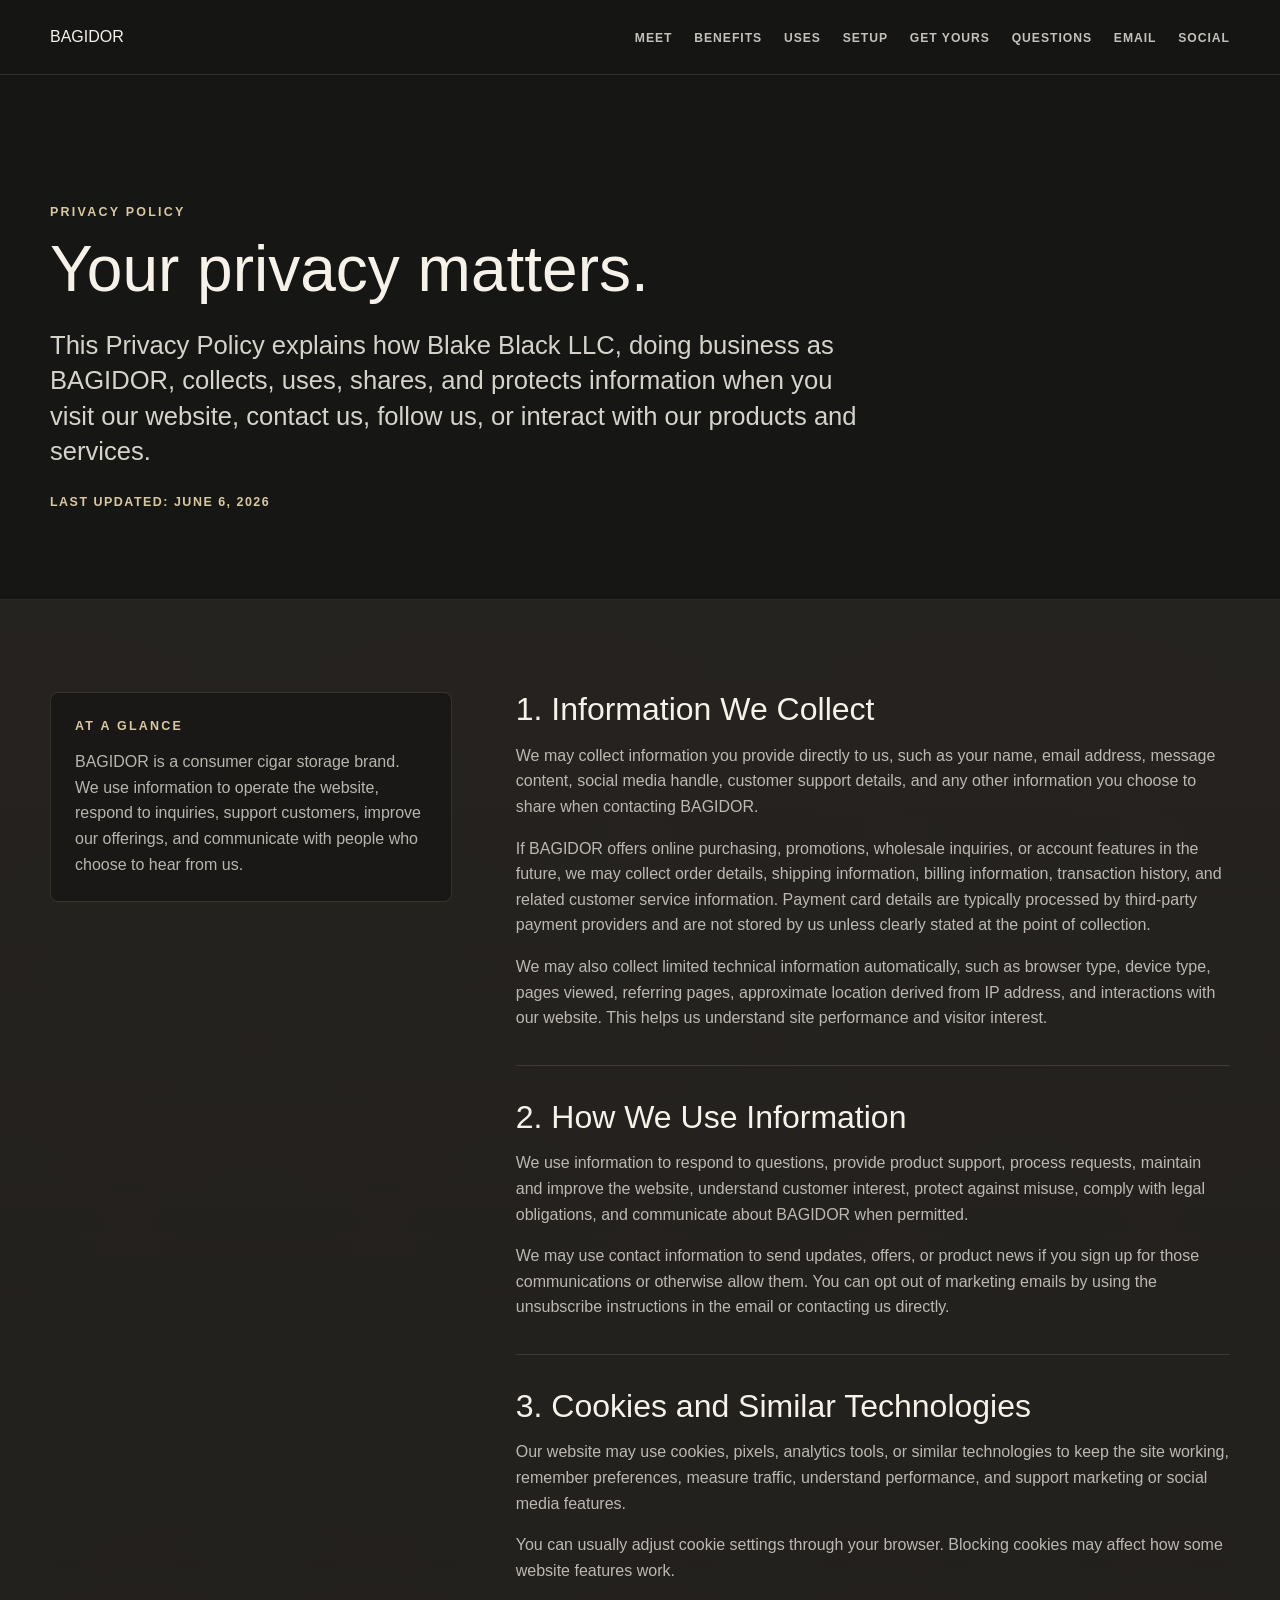
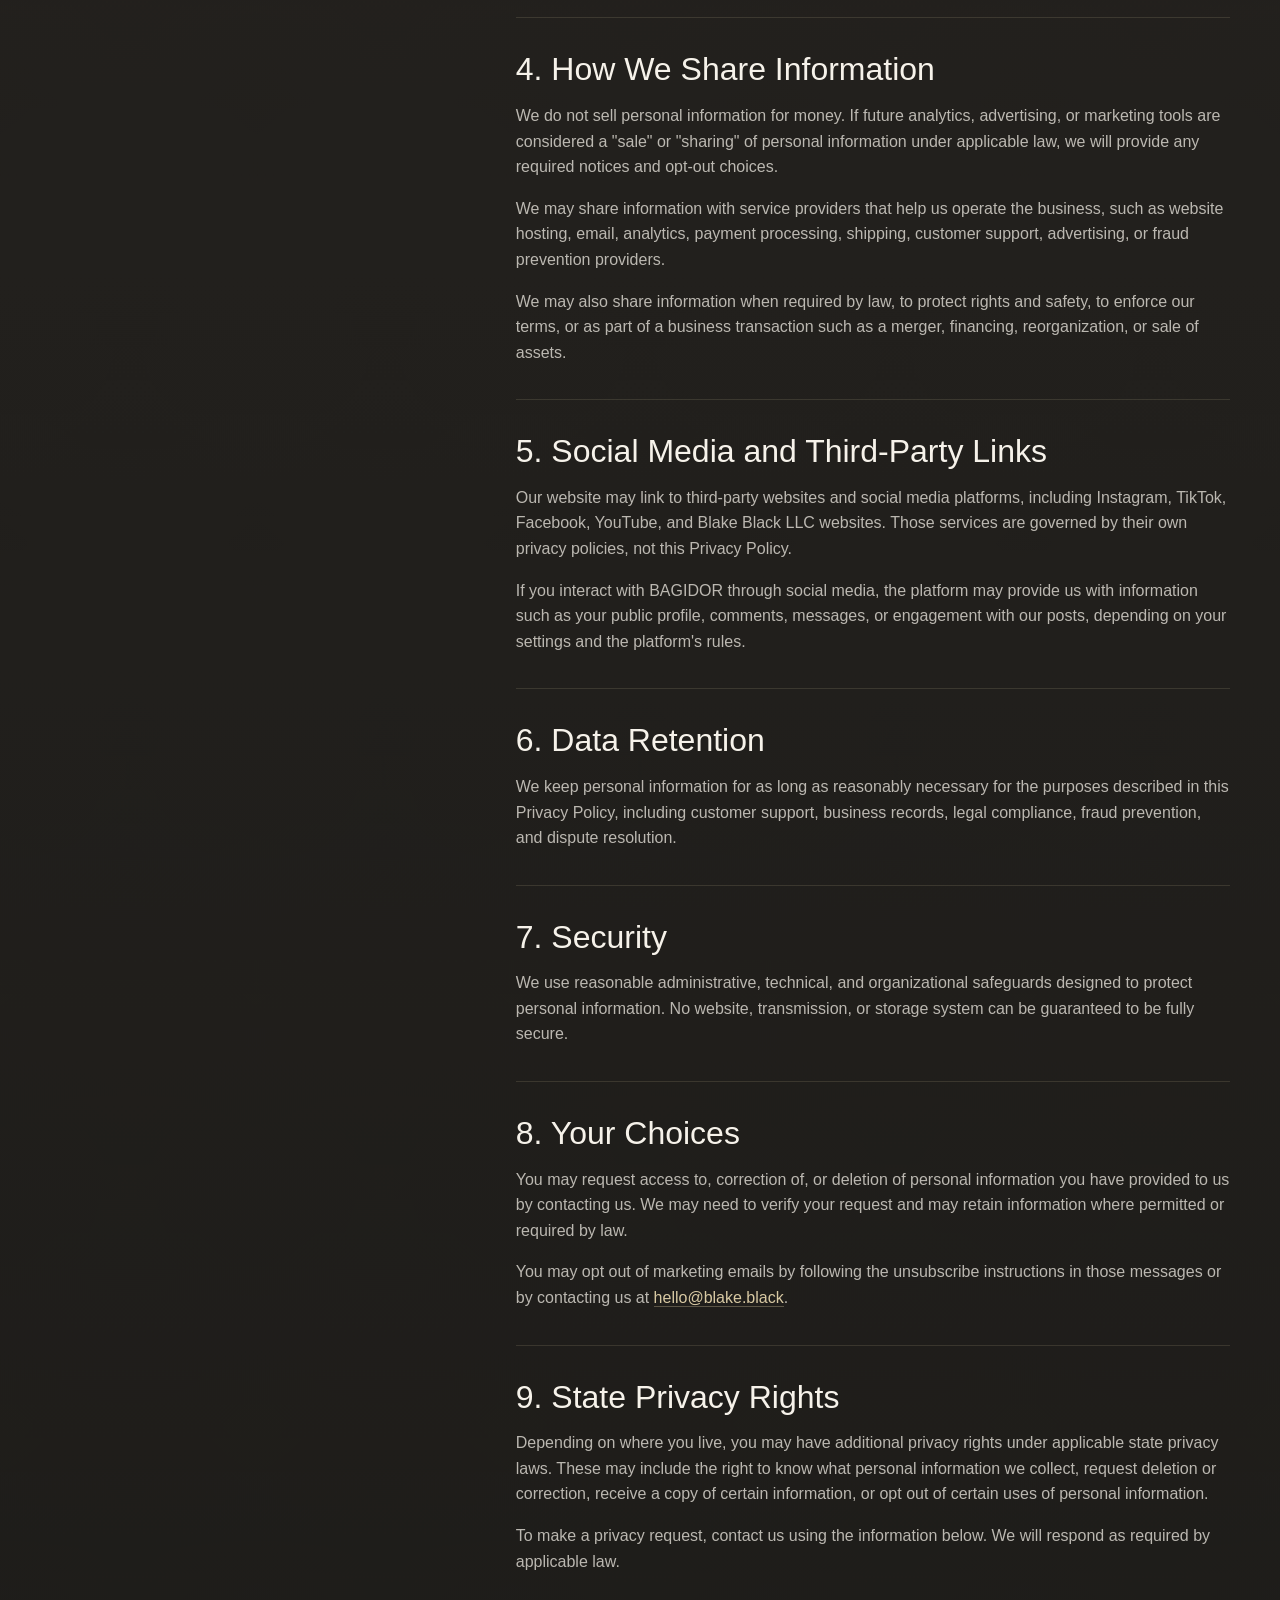
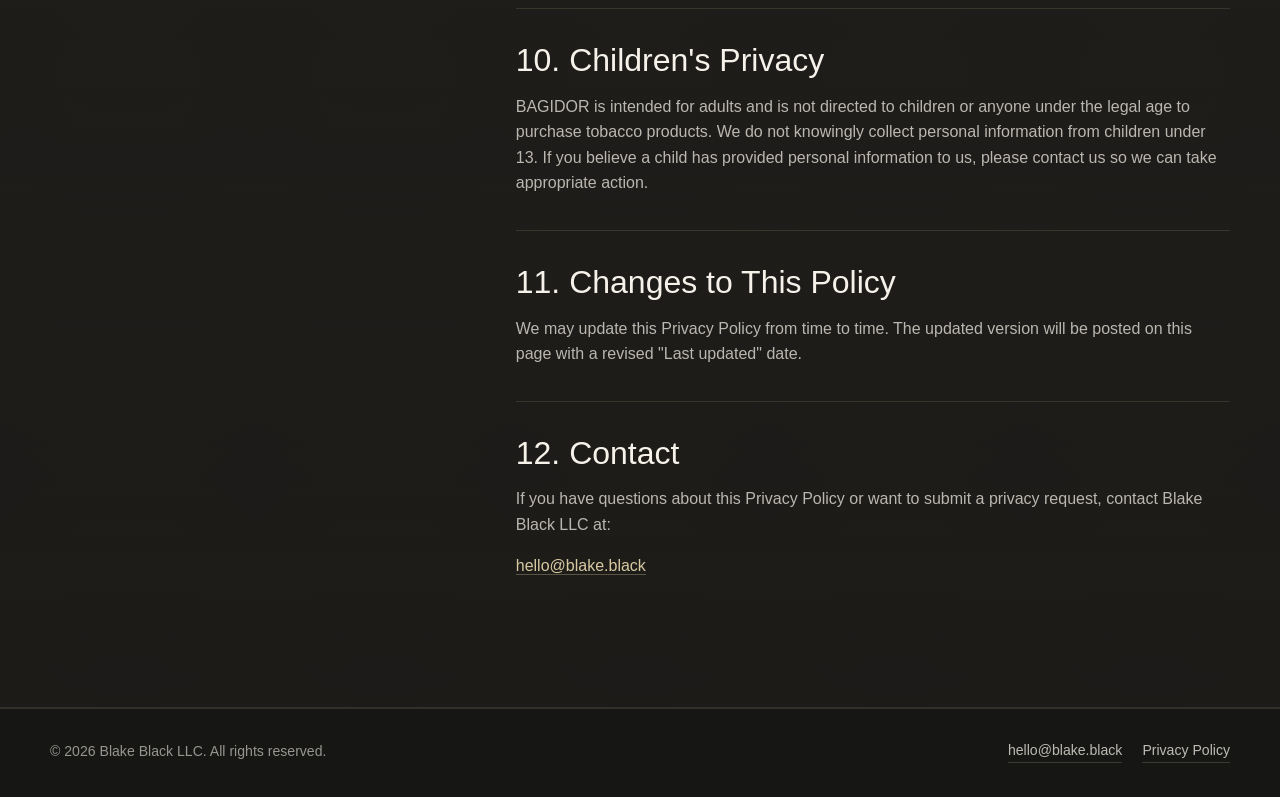
<file: privacy.html>
<!doctype html>
<html lang="en">
  <head>
    <meta charset="utf-8">
    <meta name="viewport" content="width=device-width, initial-scale=1">
    <title>Privacy Policy | BAGIDOR</title>
    <meta name="description" content="Privacy Policy for BAGIDOR, a premium portable cigar humidor bag brand operated by Blake Black LLC.">
    <link rel="canonical" href="https://www.blake.black/privacy.html">
    <meta property="og:title" content="Privacy Policy | BAGIDOR">
    <meta property="og:description" content="How BAGIDOR collects, uses, shares, and protects information from customers and website visitors.">
    <meta property="og:type" content="website">
    <meta property="og:url" content="https://www.blake.black/privacy.html">
    <meta property="og:site_name" content="BAGIDOR">
    <meta name="twitter:card" content="summary">
    <meta name="twitter:title" content="Privacy Policy | BAGIDOR">
    <meta name="twitter:description" content="How BAGIDOR collects, uses, shares, and protects information from customers and website visitors.">
    <link rel="icon" href="favicon.ico" sizes="any">
    <link rel="icon" type="image/png" sizes="32x32" href="favicon-32x32.png">
    <link rel="icon" type="image/png" sizes="16x16" href="favicon-16x16.png">
    <link rel="apple-touch-icon" href="apple-touch-icon.png">
    <link rel="stylesheet" href="styles.css">
  </head>
  <body>
    <a class="skip-link" href="#main">Skip to content</a>

    <header class="site-header" data-header>
      <nav class="nav-shell" aria-label="Primary navigation">
        <a class="brand-mark" href="index.html#meet" aria-label="BAGIDOR home">BAGIDOR</a>
        <button class="nav-toggle" type="button" aria-expanded="false" aria-controls="primary-nav" data-nav-toggle>
          <span class="nav-toggle-line"></span>
          <span class="nav-toggle-line"></span>
          <span class="nav-toggle-line"></span>
          <span class="sr-only">Toggle navigation</span>
        </button>
        <ul class="primary-nav" id="primary-nav" data-primary-nav>
          <li><a href="index.html#meet">Meet</a></li>
          <li><a href="index.html#why">Benefits</a></li>
          <li><a href="index.html#uses">Uses</a></li>
          <li><a href="index.html#getting-started">Setup</a></li>
          <li><a href="index.html#get-your-bagidor">Get Yours</a></li>
          <li><a href="index.html#faqs">Questions</a></li>
          <li><a href="index.html#contact">Email</a></li>
          <li><a href="index.html#join-us">Social</a></li>
        </ul>
      </nav>
    </header>

    <main id="main">
      <section class="section legal-hero" aria-labelledby="privacy-heading">
        <div class="container">
          <p class="eyebrow">Privacy Policy</p>
          <h1 id="privacy-heading">Your privacy matters.</h1>
          <p class="legal-intro">
            This Privacy Policy explains how Blake Black LLC, doing business as BAGIDOR, collects, uses, shares, and protects information when you visit our website, contact us, follow us, or interact with our products and services.
          </p>
          <p class="legal-updated">Last updated: June 6, 2026</p>
        </div>
      </section>

      <section class="section muted-section legal-section" aria-label="Privacy Policy details">
        <div class="container legal-layout">
          <aside class="legal-summary" aria-label="Privacy Policy summary">
            <p class="eyebrow">At a Glance</p>
            <p>
              BAGIDOR is a consumer cigar storage brand. We use information to operate the website, respond to inquiries, support customers, improve our offerings, and communicate with people who choose to hear from us.
            </p>
          </aside>

          <div class="legal-content">
            <article>
              <h2>1. Information We Collect</h2>
              <p>We may collect information you provide directly to us, such as your name, email address, message content, social media handle, customer support details, and any other information you choose to share when contacting BAGIDOR.</p>
              <p>If BAGIDOR offers online purchasing, promotions, wholesale inquiries, or account features in the future, we may collect order details, shipping information, billing information, transaction history, and related customer service information. Payment card details are typically processed by third-party payment providers and are not stored by us unless clearly stated at the point of collection.</p>
              <p>We may also collect limited technical information automatically, such as browser type, device type, pages viewed, referring pages, approximate location derived from IP address, and interactions with our website. This helps us understand site performance and visitor interest.</p>
            </article>

            <article>
              <h2>2. How We Use Information</h2>
              <p>We use information to respond to questions, provide product support, process requests, maintain and improve the website, understand customer interest, protect against misuse, comply with legal obligations, and communicate about BAGIDOR when permitted.</p>
              <p>We may use contact information to send updates, offers, or product news if you sign up for those communications or otherwise allow them. You can opt out of marketing emails by using the unsubscribe instructions in the email or contacting us directly.</p>
            </article>

            <article>
              <h2>3. Cookies and Similar Technologies</h2>
              <p>Our website may use cookies, pixels, analytics tools, or similar technologies to keep the site working, remember preferences, measure traffic, understand performance, and support marketing or social media features.</p>
              <p>You can usually adjust cookie settings through your browser. Blocking cookies may affect how some website features work.</p>
            </article>

            <article>
              <h2>4. How We Share Information</h2>
              <p>We do not sell personal information for money. If future analytics, advertising, or marketing tools are considered a "sale" or "sharing" of personal information under applicable law, we will provide any required notices and opt-out choices.</p>
              <p>We may share information with service providers that help us operate the business, such as website hosting, email, analytics, payment processing, shipping, customer support, advertising, or fraud prevention providers.</p>
              <p>We may also share information when required by law, to protect rights and safety, to enforce our terms, or as part of a business transaction such as a merger, financing, reorganization, or sale of assets.</p>
            </article>

            <article>
              <h2>5. Social Media and Third-Party Links</h2>
              <p>Our website may link to third-party websites and social media platforms, including Instagram, TikTok, Facebook, YouTube, and Blake Black LLC websites. Those services are governed by their own privacy policies, not this Privacy Policy.</p>
              <p>If you interact with BAGIDOR through social media, the platform may provide us with information such as your public profile, comments, messages, or engagement with our posts, depending on your settings and the platform's rules.</p>
            </article>

            <article>
              <h2>6. Data Retention</h2>
              <p>We keep personal information for as long as reasonably necessary for the purposes described in this Privacy Policy, including customer support, business records, legal compliance, fraud prevention, and dispute resolution.</p>
            </article>

            <article>
              <h2>7. Security</h2>
              <p>We use reasonable administrative, technical, and organizational safeguards designed to protect personal information. No website, transmission, or storage system can be guaranteed to be fully secure.</p>
            </article>

            <article>
              <h2>8. Your Choices</h2>
              <p>You may request access to, correction of, or deletion of personal information you have provided to us by contacting us. We may need to verify your request and may retain information where permitted or required by law.</p>
              <p>You may opt out of marketing emails by following the unsubscribe instructions in those messages or by contacting us at <a href="mailto:hello@blake.black">hello@blake.black</a>.</p>
            </article>

            <article>
              <h2>9. State Privacy Rights</h2>
              <p>Depending on where you live, you may have additional privacy rights under applicable state privacy laws. These may include the right to know what personal information we collect, request deletion or correction, receive a copy of certain information, or opt out of certain uses of personal information.</p>
              <p>To make a privacy request, contact us using the information below. We will respond as required by applicable law.</p>
            </article>

            <article>
              <h2>10. Children's Privacy</h2>
              <p>BAGIDOR is intended for adults and is not directed to children or anyone under the legal age to purchase tobacco products. We do not knowingly collect personal information from children under 13. If you believe a child has provided personal information to us, please contact us so we can take appropriate action.</p>
            </article>

            <article>
              <h2>11. Changes to This Policy</h2>
              <p>We may update this Privacy Policy from time to time. The updated version will be posted on this page with a revised "Last updated" date.</p>
            </article>

            <article>
              <h2>12. Contact</h2>
              <p>If you have questions about this Privacy Policy or want to submit a privacy request, contact Blake Black LLC at:</p>
              <address>
                <a href="mailto:hello@blake.black">hello@blake.black</a>
              </address>
            </article>
          </div>
        </div>
      </section>
    </main>

    <footer class="site-footer">
      <div class="container footer-shell">
        <p>&copy; 2026 Blake Black LLC. All rights reserved.</p>
        <div class="footer-links">
          <a href="mailto:hello@blake.black">hello@blake.black</a>
          <a href="privacy.html" aria-current="page">Privacy Policy</a>
        </div>
      </div>
    </footer>

    <script src="script.js"></script>
  </body>
</html>
</file>
<file: styles.css>
:root {
  --warm-black: #161614;
  --smoky-taupe: #2d2925;
  --champagne-gold: #d8c9a3;
  --burnished-copper: #b68852;
  --bone-white: #f6f2ea;
  --tobacco-brown: #684833;
  --muted-text: rgba(246, 242, 234, 0.72);
  --hairline: rgba(216, 201, 163, 0.2);
  --shadow: 0 24px 70px rgba(0, 0, 0, 0.34);
  --container: 1180px;
  --radius: 8px;
  --font-proxima: "Proxima Nova", "proxima-nova", "Avenir Next", "Helvetica Neue", Arial, sans-serif;
  --matte-texture: url("images/testbackground.png");
}

* {
  box-sizing: border-box;
}

html {
  scroll-behavior: smooth;
}

body {
  margin: 0;
  background: var(--warm-black);
  color: var(--bone-white);
  font-family: var(--font-proxima);
  line-height: 1.6;
  text-rendering: optimizeLegibility;
}

body.nav-open {
  overflow: hidden;
}

img {
  display: block;
  max-width: 100%;
  height: auto;
}

a {
  color: inherit;
  text-decoration: none;
}

button,
input {
  font: inherit;
}

.skip-link,
.sr-only {
  position: absolute;
  width: 1px;
  height: 1px;
  padding: 0;
  margin: -1px;
  overflow: hidden;
  clip: rect(0, 0, 0, 0);
  white-space: nowrap;
  border: 0;
}

.skip-link:focus {
  z-index: 20;
  top: 14px;
  left: 14px;
  width: auto;
  height: auto;
  padding: 10px 14px;
  margin: 0;
  clip: auto;
  color: var(--warm-black);
  background: var(--champagne-gold);
  border-radius: var(--radius);
}

.site-header {
  position: sticky;
  z-index: 10;
  top: 0;
  background: rgba(22, 22, 20, 0.9);
  border-bottom: 1px solid rgba(216, 201, 163, 0.14);
  backdrop-filter: blur(18px);
}

.nav-shell {
  width: min(100% - 32px, var(--container));
  min-height: 74px;
  margin: 0 auto;
  display: flex;
  align-items: center;
  justify-content: space-between;
  gap: 24px;
}

.brand-mark {
  width: clamp(118px, 13vw, 168px);
  flex: 0 0 auto;
  display: block;
}

.brand-mark img {
  width: 100%;
  height: auto;
  max-height: 40px;
  object-fit: contain;
  object-position: left center;
}

.primary-nav {
  display: flex;
  align-items: center;
  gap: clamp(12px, 1.7vw, 24px);
  margin: 0;
  padding: 0;
  list-style: none;
}

.primary-nav a {
  color: rgba(246, 242, 234, 0.78);
  font-size: 0.76rem;
  font-weight: 800;
  letter-spacing: 0.08em;
  text-transform: uppercase;
  transition: color 180ms ease;
}

.primary-nav a:hover,
.primary-nav a:focus-visible {
  color: var(--champagne-gold);
}

.nav-toggle {
  display: none;
  width: 44px;
  height: 44px;
  place-items: center;
  padding: 0;
  color: var(--bone-white);
  background: transparent;
  border: 1px solid var(--hairline);
  border-radius: var(--radius);
  cursor: pointer;
}

.nav-toggle-line {
  width: 18px;
  height: 1px;
  background: currentColor;
  display: block;
}

.container {
  width: min(100% - 32px, var(--container));
  margin: 0 auto;
}

.section {
  padding: clamp(76px, 10vw, 138px) 0;
}

.compact-section {
  padding-top: clamp(56px, 8vw, 96px);
}

.muted-section {
  background:
    linear-gradient(180deg, rgba(45, 41, 37, 0.66), rgba(45, 41, 37, 0.28)),
    var(--warm-black);
  border-top: 1px solid rgba(216, 201, 163, 0.08);
  border-bottom: 1px solid rgba(216, 201, 163, 0.08);
}

.hero {
  min-height: calc(100vh - 74px);
  display: grid;
  align-items: center;
  padding-top: clamp(48px, 7vw, 92px);
}

.hero-shell {
  display: grid;
  grid-template-columns: 1fr;
  justify-items: center;
  gap: clamp(30px, 5vw, 56px);
}

.hero-intro {
  width: 100%;
  container-type: inline-size;
  display: grid;
  justify-items: center;
  text-align: center;
}

.hero-title {
  font-size: clamp(1.35rem, 4.8cqw, 3.8rem);
  letter-spacing: 0.01em;
  white-space: nowrap;
}

.hero-kicker {
  margin: 12px 0 18px;
  color: var(--champagne-gold);
  font-size: clamp(0.88rem, 1.7vw, 1.12rem);
  font-weight: 800;
  letter-spacing: 0.14em;
  line-height: 1.3;
  text-transform: uppercase;
}

.hero-copy {
  max-width: 860px;
  margin: 18px 0 0;
  color: rgba(246, 242, 234, 0.86);
  font-family: var(--font-proxima);
  font-size: clamp(1.35rem, 2.5vw, 2.1rem);
  line-height: 1.32;
}

.hero-copy-highlight {
  display: block;
  margin-bottom: 14px;
  color: var(--champagne-gold);
  font-size: clamp(1.8rem, 4vw, 3.4rem);
  font-weight: 700;
  line-height: 1.08;
}

.hero-copy p {
  margin: 0;
  color: rgba(246, 242, 234, 0.82);
  font-size: 18pt;
  line-height: 1.55;
}

.hero-media {
  margin: 0;
  width: min(100%, 1040px);
  border: 1px solid rgba(216, 201, 163, 0.18);
  border-radius: var(--radius);
  overflow: hidden;
  background: var(--smoky-taupe);
  box-shadow: var(--shadow);
}

.hero-media img {
  width: 100%;
  aspect-ratio: 1536 / 904;
  object-fit: cover;
}

.hero-travel-copy {
  width: min(calc(100% - 48px), 860px);
  margin: 0 auto;
  justify-self: center;
  color: rgba(246, 242, 234, 0.82);
  font-size: 18pt;
  line-height: 1.7;
  text-align: center;
}

.hero-product-line {
  width: min(100%, 1040px);
  margin: 0 0 clamp(-32px, -2.5vw, -18px);
  color: rgba(246, 242, 234, 0.9);
  font-size: clamp(1.6rem, 3.1vw, 2.6rem);
  line-height: 1.3;
  text-align: center;
}

.meet-benefits-grid {
  width: min(100%, 1040px);
  display: grid;
  grid-template-columns: repeat(3, minmax(0, 1fr));
  gap: 16px;
}

.meet-benefit-card {
  min-width: 0;
  padding: clamp(22px, 2.5vw, 30px);
  background: rgba(22, 22, 20, 0.78);
  border: 1px solid rgba(216, 201, 163, 0.16);
  border-radius: var(--radius);
}

.meet-benefit-card::before {
  content: "";
  width: 42px;
  height: 2px;
  display: block;
  margin-bottom: 18px;
  background: var(--burnished-copper);
}

.meet-benefit-card h2 {
  color: var(--bone-white);
  font-size: clamp(1.08rem, 1.5vw, 1.34rem);
  line-height: 1.2;
}

.meet-benefit-card p {
  margin: 14px 0 0;
  color: var(--muted-text);
  font-size: 0.96rem;
  line-height: 1.6;
}

.eyebrow {
  margin: 0 0 12px;
  color: var(--champagne-gold);
  font-size: 0.78rem;
  font-weight: 700;
  letter-spacing: 0.18em;
  text-transform: uppercase;
}

h1,
h2,
h3 {
  margin: 0;
  color: var(--bone-white);
  line-height: 1.08;
}

h1,
h2 {
  font-family: var(--font-proxima);
  font-size: clamp(2.2rem, 5vw, 4.9rem);
  font-weight: 500;
}

h3 {
  font-size: 1.03rem;
  letter-spacing: 0.02em;
}

.section-heading {
  max-width: 760px;
  margin-bottom: clamp(32px, 5vw, 56px);
  container-type: inline-size;
}

.section-heading.narrow {
  max-width: 690px;
}

.section-heading.centered {
  margin-right: auto;
  margin-left: auto;
  text-align: center;
}

.matched-section-heading {
  font-size: clamp(2.2rem, 5vw, 4.9rem);
  white-space: nowrap;
}

.amazon-section {
  padding: clamp(54px, 7vw, 92px) 0 clamp(62px, 8vw, 108px);
  border-bottom: 1px solid rgba(216, 201, 163, 0.1);
}

.amazon-shell {
  max-width: 1280px;
  display: grid;
  justify-items: center;
  text-align: center;
}

.amazon-title {
  width: 100%;
  max-width: none;
  font-size: clamp(1.8rem, 3vw, 3rem);
  white-space: nowrap;
}

.amazon-title + .button {
  margin-top: 30px;
}

.article-preview {
  width: min(100%, 880px);
  margin-top: clamp(40px, 6vw, 64px);
  display: grid;
  grid-template-columns: minmax(240px, 0.9fr) minmax(0, 1.35fr);
  overflow: hidden;
  text-align: left;
  background: rgba(45, 41, 37, 0.58);
  border: 1px solid rgba(216, 201, 163, 0.2);
  border-radius: var(--radius);
  box-shadow: 0 18px 50px rgba(0, 0, 0, 0.24);
  transition: border-color 180ms ease, transform 180ms ease, box-shadow 180ms ease;
}

.article-preview:hover,
.article-preview:focus-visible {
  border-color: rgba(182, 136, 82, 0.72);
  transform: translateY(-3px);
  box-shadow: 0 24px 58px rgba(0, 0, 0, 0.32);
}

.article-preview:focus-visible {
  outline: 2px solid var(--champagne-gold);
  outline-offset: 4px;
}

.article-preview-media {
  min-height: 290px;
  overflow: hidden;
}

.article-preview-media img {
  width: 100%;
  height: 100%;
  object-fit: cover;
}

.article-preview-body {
  padding: clamp(28px, 4vw, 46px);
  display: flex;
  flex-direction: column;
  justify-content: center;
}

.article-preview-kicker {
  color: var(--champagne-gold);
  font-size: 0.76rem;
  font-weight: 800;
  letter-spacing: 0.14em;
  text-transform: uppercase;
}

.article-preview-title {
  margin-top: 12px;
  color: var(--bone-white);
  font-size: clamp(1.65rem, 3vw, 2.45rem);
  font-weight: 700;
  line-height: 1.12;
}

.article-preview-copy {
  margin-top: 16px;
  color: var(--muted-text);
  font-size: 1rem;
  line-height: 1.65;
}

.article-preview-link {
  margin-top: 22px;
  color: var(--burnished-copper);
  font-size: 0.84rem;
  font-weight: 800;
  letter-spacing: 0.1em;
  text-transform: uppercase;
}

@media (max-width: 600px) {
  .amazon-title {
    white-space: normal;
  }

  .article-preview {
    grid-template-columns: 1fr;
  }

  .article-preview-media {
    min-height: 0;
    aspect-ratio: 4 / 3;
  }
}

.section-copy {
  max-width: 530px;
  margin: 22px 0 30px;
  color: var(--muted-text);
  font-size: 1.04rem;
}

.button {
  min-height: 48px;
  display: inline-flex;
  align-items: center;
  justify-content: center;
  padding: 13px 20px;
  border: 1px solid transparent;
  border-radius: var(--radius);
  font-size: 0.78rem;
  font-weight: 800;
  letter-spacing: 0.12em;
  line-height: 1.1;
  text-transform: uppercase;
  transition: background 180ms ease, border-color 180ms ease, color 180ms ease, transform 180ms ease;
}

.button:hover,
.button:focus-visible {
  transform: translateY(-1px);
}

.button-primary {
  color: #17130f;
  background: var(--burnished-copper);
  border-color: var(--burnished-copper);
}

.button-primary:hover,
.button-primary:focus-visible {
  background: var(--champagne-gold);
  border-color: var(--champagne-gold);
}

.button-secondary {
  color: var(--bone-white);
  background: transparent;
  border-color: rgba(216, 201, 163, 0.32);
}

.button-secondary:hover,
.button-secondary:focus-visible {
  color: var(--champagne-gold);
  border-color: var(--champagne-gold);
}

.benefits-frame {
  margin: 0;
  padding: clamp(8px, 1.6vw, 16px);
  background: rgba(45, 41, 37, 0.88);
  border: 1px solid rgba(216, 201, 163, 0.22);
  border-radius: var(--radius);
  box-shadow: var(--shadow);
}

.benefits-frame img {
  width: 100%;
  border-radius: calc(var(--radius) - 2px);
}

.reviews-section {
  padding-top: clamp(54px, 8vw, 104px);
}

.review-feature {
  margin: 0 auto clamp(28px, 4vw, 44px);
}

.reviews-grid {
  display: grid;
  grid-template-columns: repeat(3, minmax(0, 1fr));
  gap: 18px;
  align-items: start;
}

.hero-product-image {
  width: min(100%, 920px);
  margin: clamp(28px, 4vw, 46px) auto 0;
  overflow: hidden;
  border-radius: var(--radius);
  box-shadow: var(--shadow);
}

.hero-product-image img {
  width: 100%;
  height: auto;
}

.review-card {
  min-width: 0;
  display: grid;
  overflow: hidden;
  background: rgba(22, 22, 20, 0.74);
  border: 1px solid rgba(216, 201, 163, 0.14);
  border-radius: var(--radius);
  transition: border-color 180ms ease, transform 180ms ease;
}

.review-card:hover,
.review-card:focus-visible {
  border-color: rgba(216, 201, 163, 0.56);
  transform: translateY(-2px);
}

.review-quote {
  min-height: 112px;
  display: block;
  padding: 20px 20px 18px;
  color: var(--bone-white);
  font-family: var(--font-proxima);
  font-size: clamp(1.22rem, 1.7vw, 1.55rem);
  line-height: 1.16;
  text-align: center;
  background: rgba(22, 22, 20, 0.92);
  border-bottom: 1px solid rgba(216, 201, 163, 0.14);
}

.review-image {
  width: 100%;
  aspect-ratio: 4 / 3;
  object-fit: cover;
  background: var(--smoky-taupe);
}

.review-image-1 {
  object-position: 42% 45%;
}

.review-image-2 {
  object-position: 50% 44%;
}

.review-image-3 {
  object-position: 50% 16%;
}

.review-card-body {
  display: grid;
  gap: 8px;
  padding: 18px 20px 20px;
}

.review-card-kicker {
  color: var(--champagne-gold);
  font-size: 0.74rem;
  font-weight: 800;
  letter-spacing: 0.14em;
  line-height: 1.2;
  text-transform: uppercase;
}

.review-card-link {
  width: fit-content;
  color: rgba(246, 242, 234, 0.78);
  font-size: 0.76rem;
  font-weight: 800;
  letter-spacing: 0.12em;
  text-transform: uppercase;
  border-bottom: 1px solid rgba(216, 201, 163, 0.28);
}

.boost-section {
  background:
    linear-gradient(rgba(22, 22, 20, 0.82), rgba(22, 22, 20, 0.82)),
    var(--matte-texture) center / 620px repeat,
    var(--warm-black);
}

.boost-section .section-heading {
  max-width: 1040px;
}

.boost-section .matched-section-heading {
  white-space: normal;
}

.boost-showcase {
  overflow: hidden;
}

.boost-product-row {
  width: 90%;
  margin: 0 auto;
  display: grid;
  grid-template-columns: repeat(2, minmax(0, 1fr));
  align-items: center;
  gap: clamp(18px, 4vw, 54px);
  padding: 0 0 clamp(18px, 3vw, 34px);
}

.boost-image-frame,
.boost-features {
  width: 100%;
  overflow: hidden;
  background: #fff;
  border: 2px solid rgba(255, 255, 255, 0.9);
  border-radius: var(--radius);
  box-shadow: var(--shadow);
}

.boost-logo-frame {
  display: grid;
  place-items: center;
  aspect-ratio: 13 / 9;
}

.boost-logo {
  display: block;
  width: 92%;
}

.boost-pack-frame {
  position: relative;
  aspect-ratio: 13 / 9;
}

.boost-pack {
  position: absolute;
  top: 50%;
  left: 50%;
  display: block;
  width: 138.5%;
  max-width: none;
  transform: translate(-50%, -50%);
}

.boost-features {
  display: block;
  width: 90%;
  margin: 0 auto;
  aspect-ratio: 2632 / 1112;
  object-fit: cover;
}

.uses-grid {
  display: grid;
  grid-template-columns: repeat(3, minmax(0, 1fr));
  gap: 16px;
}

.use-card {
  min-height: 235px;
  padding: 26px;
  background: rgba(22, 22, 20, 0.74);
  border: 1px solid rgba(216, 201, 163, 0.14);
  border-radius: var(--radius);
  position: relative;
}

.use-card::before {
  content: "";
  width: 46px;
  height: 2px;
  display: block;
  margin-bottom: 22px;
  background: var(--burnished-copper);
}

.use-card p {
  margin: 14px 0 0;
  color: var(--muted-text);
  font-size: 0.96rem;
}

.split-layout {
  display: grid;
  grid-template-columns: minmax(260px, 0.85fr) minmax(420px, 1.15fr);
  align-items: center;
  gap: clamp(34px, 6vw, 82px);
}

.getting-started-layout {
  display: grid;
  grid-template-columns: minmax(0, 1.08fr) minmax(420px, 0.92fr);
  align-items: start;
  gap: clamp(34px, 6vw, 82px);
}

.video-frame {
  position: relative;
  aspect-ratio: 16 / 9;
  overflow: hidden;
  background: #0d0d0c;
  border: 1px solid rgba(216, 201, 163, 0.2);
  border-radius: var(--radius);
  box-shadow: var(--shadow);
}

.video-frame iframe {
  position: absolute;
  inset: 0;
  width: 100%;
  height: 100%;
  border: 0;
}

.availability-layout {
  display: block;
}

.availability-layout .section-heading {
  max-width: none;
}

.availability-copy {
  display: grid;
  gap: 18px;
}

.availability-copy p {
  margin: 0;
  color: rgba(246, 242, 234, 0.86);
  font-family: var(--font-proxima);
  font-size: clamp(1.2rem, 2vw, 1.7rem);
  line-height: 1.38;
}

.availability-copy a {
  color: var(--champagne-gold);
  border-bottom: 1px solid rgba(216, 201, 163, 0.36);
}

.availability-image-link {
  width: min(100%, 220px);
  display: inline-block;
  border-bottom: 0;
}

.availability-image-link img {
  width: 100%;
  height: auto;
  border-radius: var(--radius);
}

.availability-copy .availability-image-link:hover,
.availability-copy .availability-image-link:focus-visible {
  border-bottom: 0;
}

.availability-copy a:hover,
.availability-copy a:focus-visible {
  color: var(--burnished-copper);
  border-bottom-color: var(--burnished-copper);
}

.availability-copy .button-primary {
  width: fit-content;
  max-width: 100%;
  justify-self: start;
  color: #17130f;
  border: 1px solid var(--burnished-copper);
}

.availability-copy .button-primary:hover,
.availability-copy .button-primary:focus-visible {
  color: #17130f;
  border-color: var(--champagne-gold);
}

.faq-list {
  display: grid;
  gap: 12px;
  max-width: 920px;
}

.faq-item {
  background: rgba(22, 22, 20, 0.72);
  border: 1px solid rgba(216, 201, 163, 0.14);
  border-radius: var(--radius);
}

.faq-item summary {
  min-height: 64px;
  display: flex;
  align-items: center;
  justify-content: space-between;
  gap: 22px;
  padding: 19px 22px;
  color: var(--bone-white);
  font-weight: 700;
  cursor: pointer;
}

.faq-item summary::-webkit-details-marker {
  display: none;
}

.faq-item summary::after {
  content: "+";
  flex: 0 0 auto;
  color: var(--champagne-gold);
  font-size: 1.35rem;
  font-weight: 400;
}

.faq-item[open] summary::after {
  content: "-";
}

.faq-item p {
  margin: 0;
  padding: 0 22px 22px;
  color: var(--muted-text);
}

.specifications-section {
  border-bottom: 1px solid rgba(216, 201, 163, 0.1);
}

.specifications-list {
  max-width: 920px;
  margin: 0;
  overflow: hidden;
  background: rgba(45, 41, 37, 0.45);
  border: 1px solid rgba(216, 201, 163, 0.16);
  border-radius: var(--radius);
}

.specification-row {
  display: grid;
  grid-template-columns: minmax(150px, 0.32fr) minmax(0, 0.68fr);
  gap: clamp(20px, 4vw, 48px);
  padding: 20px clamp(20px, 3vw, 30px);
}

.specification-row + .specification-row {
  border-top: 1px solid rgba(216, 201, 163, 0.12);
}

.specification-row dt {
  color: var(--champagne-gold);
  font-size: 0.78rem;
  font-weight: 800;
  letter-spacing: 0.12em;
  text-transform: uppercase;
}

.specification-row dd {
  margin: 0;
  color: rgba(246, 242, 234, 0.88);
  line-height: 1.55;
}

.contact-grid {
  display: block;
}

.contact-copy {
  display: grid;
  gap: 18px;
  margin-top: 22px;
  color: var(--muted-text);
  line-height: 1.65;
}

.contact-copy p {
  margin: 0;
}

.contact-links {
  display: grid;
  gap: 12px;
  max-width: min(100%, 320px);
}

.contact-links a,
.footer-links a {
  color: rgba(246, 242, 234, 0.75);
  border-bottom: 1px solid rgba(216, 201, 163, 0.2);
}

.contact-links a:hover,
.contact-links a:focus-visible,
.footer-links a:hover,
.footer-links a:focus-visible {
  color: var(--champagne-gold);
  border-bottom-color: var(--champagne-gold);
}

.social-grid {
  display: grid;
  grid-template-columns: repeat(4, minmax(0, 1fr));
  gap: 16px;
  max-width: 820px;
  margin: 0 auto;
}

.social-grid a {
  min-height: 138px;
  display: grid;
  place-items: center;
  gap: 12px;
  padding: 22px;
  background: rgba(22, 22, 20, 0.74);
  border: 1px solid rgba(216, 201, 163, 0.14);
  border-radius: var(--radius);
  transition: border-color 180ms ease, transform 180ms ease;
}

.social-grid a:hover,
.social-grid a:focus-visible {
  border-color: var(--champagne-gold);
  transform: translateY(-2px);
}

.social-grid img {
  width: 42px;
  height: 42px;
  object-fit: contain;
}

.social-grid span {
  color: rgba(246, 242, 234, 0.82);
  font-size: 0.78rem;
  font-weight: 800;
  letter-spacing: 0.1em;
  text-transform: uppercase;
}

.legal-hero {
  padding-bottom: clamp(52px, 7vw, 86px);
}

.legal-hero h1 {
  max-width: 820px;
}

.legal-intro {
  max-width: 820px;
  margin: 24px 0 0;
  color: rgba(246, 242, 234, 0.86);
  font-family: var(--font-proxima);
  font-size: clamp(1.22rem, 2vw, 1.72rem);
  line-height: 1.38;
}

.legal-updated {
  margin: 24px 0 0;
  color: var(--champagne-gold);
  font-size: 0.78rem;
  font-weight: 800;
  letter-spacing: 0.12em;
  text-transform: uppercase;
}

.legal-section {
  padding-top: clamp(56px, 8vw, 92px);
}

.legal-layout {
  display: grid;
  grid-template-columns: minmax(220px, 0.36fr) minmax(0, 0.64fr);
  gap: clamp(32px, 5vw, 76px);
  align-items: start;
}

.legal-summary {
  position: sticky;
  top: 110px;
  padding: 24px;
  background: rgba(22, 22, 20, 0.74);
  border: 1px solid rgba(216, 201, 163, 0.14);
  border-radius: var(--radius);
}

.legal-summary p:last-child {
  margin: 0;
  color: var(--muted-text);
}

.legal-content {
  display: grid;
  gap: 34px;
}

.legal-content article {
  padding-bottom: 34px;
  border-bottom: 1px solid rgba(216, 201, 163, 0.14);
}

.legal-content article:last-child {
  padding-bottom: 0;
  border-bottom: 0;
}

.legal-content h2 {
  font-size: clamp(1.55rem, 2.5vw, 2.45rem);
}

.legal-content p,
.legal-content address {
  margin: 16px 0 0;
  color: var(--muted-text);
  font-style: normal;
}

.legal-content a {
  color: var(--champagne-gold);
  border-bottom: 1px solid rgba(216, 201, 163, 0.32);
}

.legal-content a:hover,
.legal-content a:focus-visible {
  color: var(--bone-white);
  border-bottom-color: var(--bone-white);
}

.site-footer {
  padding: 30px 0 34px;
  border-top: 1px solid rgba(216, 201, 163, 0.14);
}

.footer-shell {
  display: flex;
  align-items: center;
  justify-content: space-between;
  gap: 24px;
  color: rgba(246, 242, 234, 0.58);
  font-size: 0.88rem;
}

.footer-shell p {
  margin: 0;
}

.footer-links {
  display: flex;
  flex-wrap: wrap;
  justify-content: flex-end;
  gap: 14px 20px;
}

@media (max-width: 980px) {
  .nav-toggle {
    display: grid;
  }

  .primary-nav {
    position: fixed;
    inset: 74px 0 auto;
    display: none;
    min-height: calc(100vh - 74px);
    padding: 28px 24px;
    background: rgba(22, 22, 20, 0.98);
    border-top: 1px solid rgba(216, 201, 163, 0.14);
  }

  .primary-nav.is-open {
    display: grid;
    align-content: start;
    gap: 22px;
  }

  .primary-nav a {
    display: block;
    font-size: 0.92rem;
  }

  .hero {
    min-height: auto;
  }

  .split-layout {
    grid-template-columns: 1fr;
  }

  .getting-started-layout {
    grid-template-columns: 1fr;
  }

  .reviews-grid {
    grid-template-columns: 1fr;
  }

  .meet-benefits-grid {
    grid-template-columns: repeat(2, minmax(0, 1fr));
  }

  .uses-grid {
    grid-template-columns: repeat(2, minmax(0, 1fr));
  }

  .contact-grid {
    grid-template-columns: 1fr;
  }

  .social-grid {
    grid-template-columns: repeat(2, minmax(0, 1fr));
  }

  .legal-layout {
    grid-template-columns: 1fr;
  }

  .legal-summary {
    position: static;
  }
}

@media (max-width: 640px) {
  .container,
  .nav-shell {
    width: min(100% - 24px, var(--container));
  }

  .section {
    padding: 64px 0;
  }

  .footer-shell,
  .footer-links {
    display: grid;
    grid-template-columns: 1fr;
    justify-items: stretch;
  }

  .button {
    width: 100%;
  }

  .hero-title {
    font-size: clamp(1.65rem, 8vw, 2.1rem);
    white-space: normal;
  }

  .specification-row {
    grid-template-columns: 1fr;
    gap: 7px;
  }

  .uses-grid,
  .social-grid,
  .meet-benefits-grid {
    grid-template-columns: 1fr;
  }

  .use-card {
    min-height: 0;
    padding: 22px;
  }

  .review-card-body {
    padding: 18px;
  }

  .boost-product-row {
    width: 94%;
    gap: 8px;
    padding: 4px 0 14px;
  }

  .boost-features {
    width: 94%;
  }

  .faq-item summary {
    align-items: flex-start;
    min-height: 0;
  }

  .footer-links {
    justify-content: start;
  }
}

@media (prefers-reduced-motion: reduce) {
  html {
    scroll-behavior: auto;
  }

  *,
  *::before,
  *::after {
    transition-duration: 0.01ms !important;
    animation-duration: 0.01ms !important;
    animation-iteration-count: 1 !important;
  }
}
</file>
